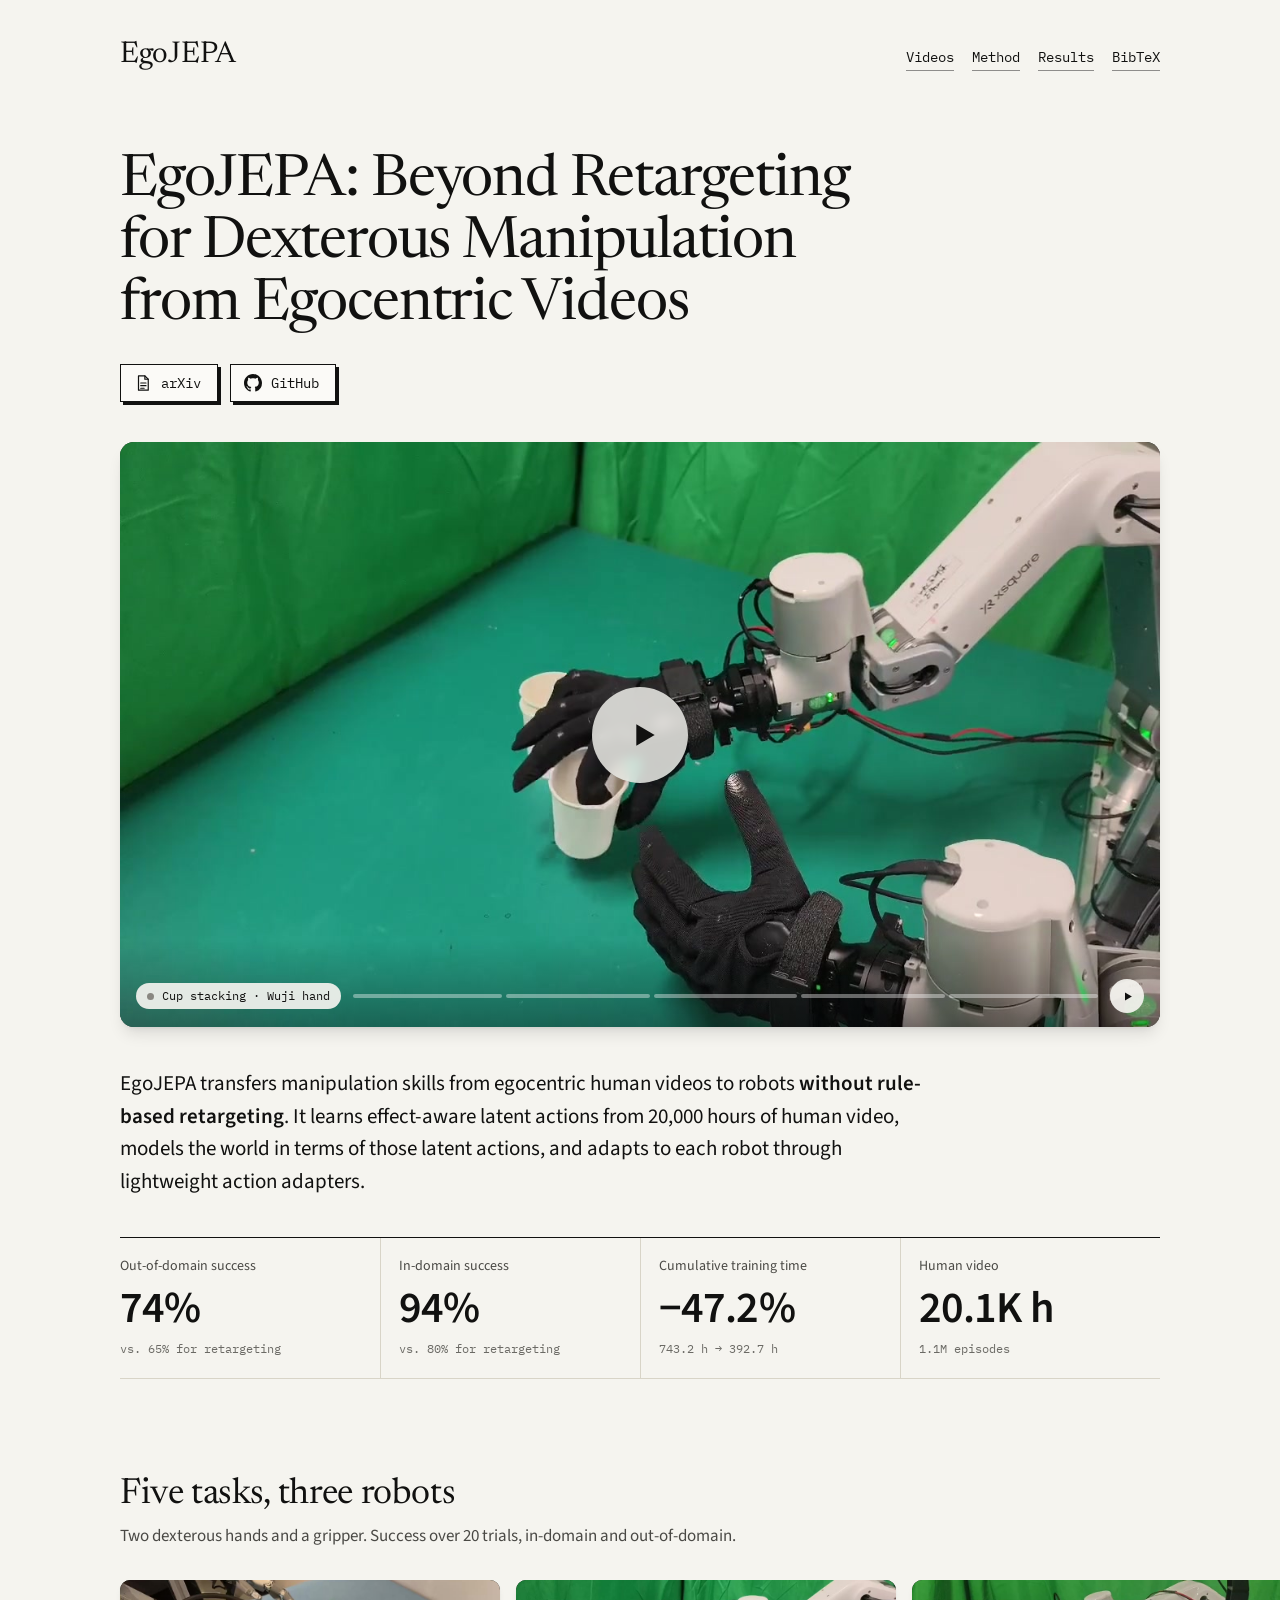
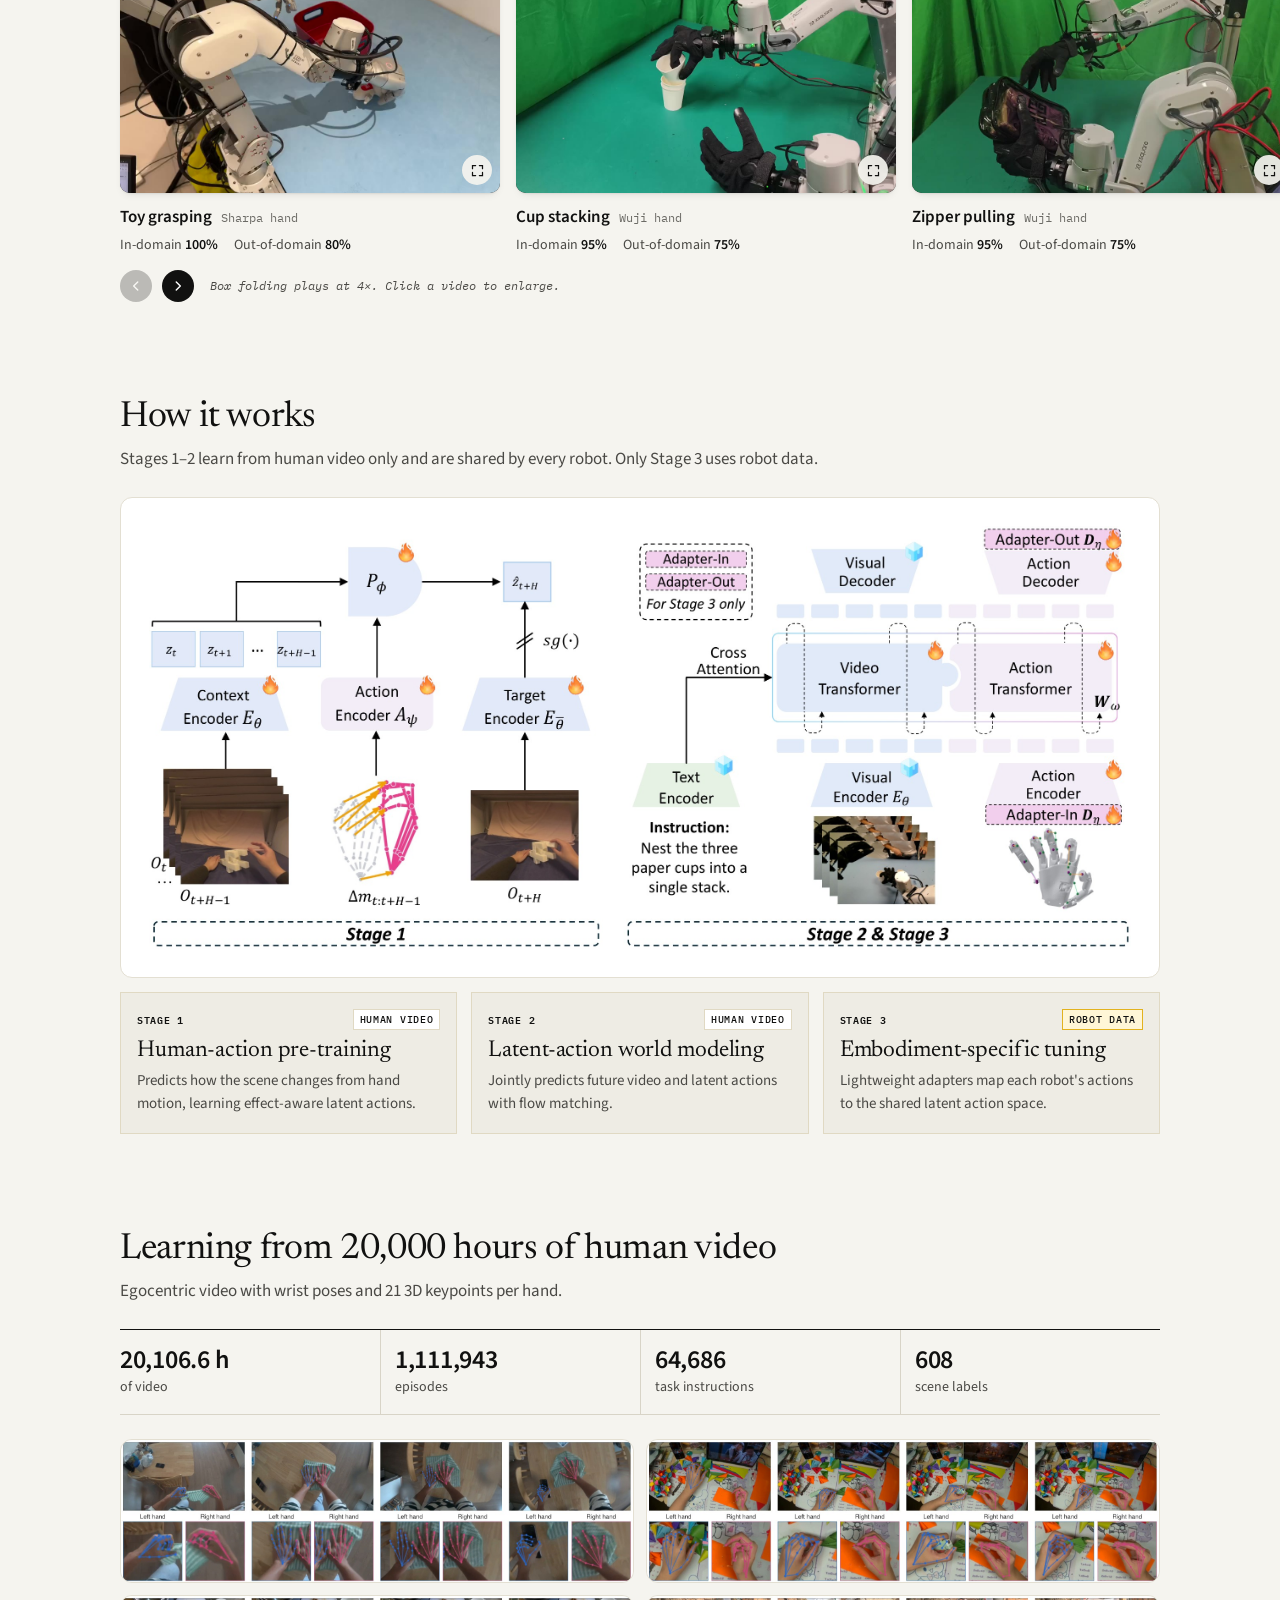
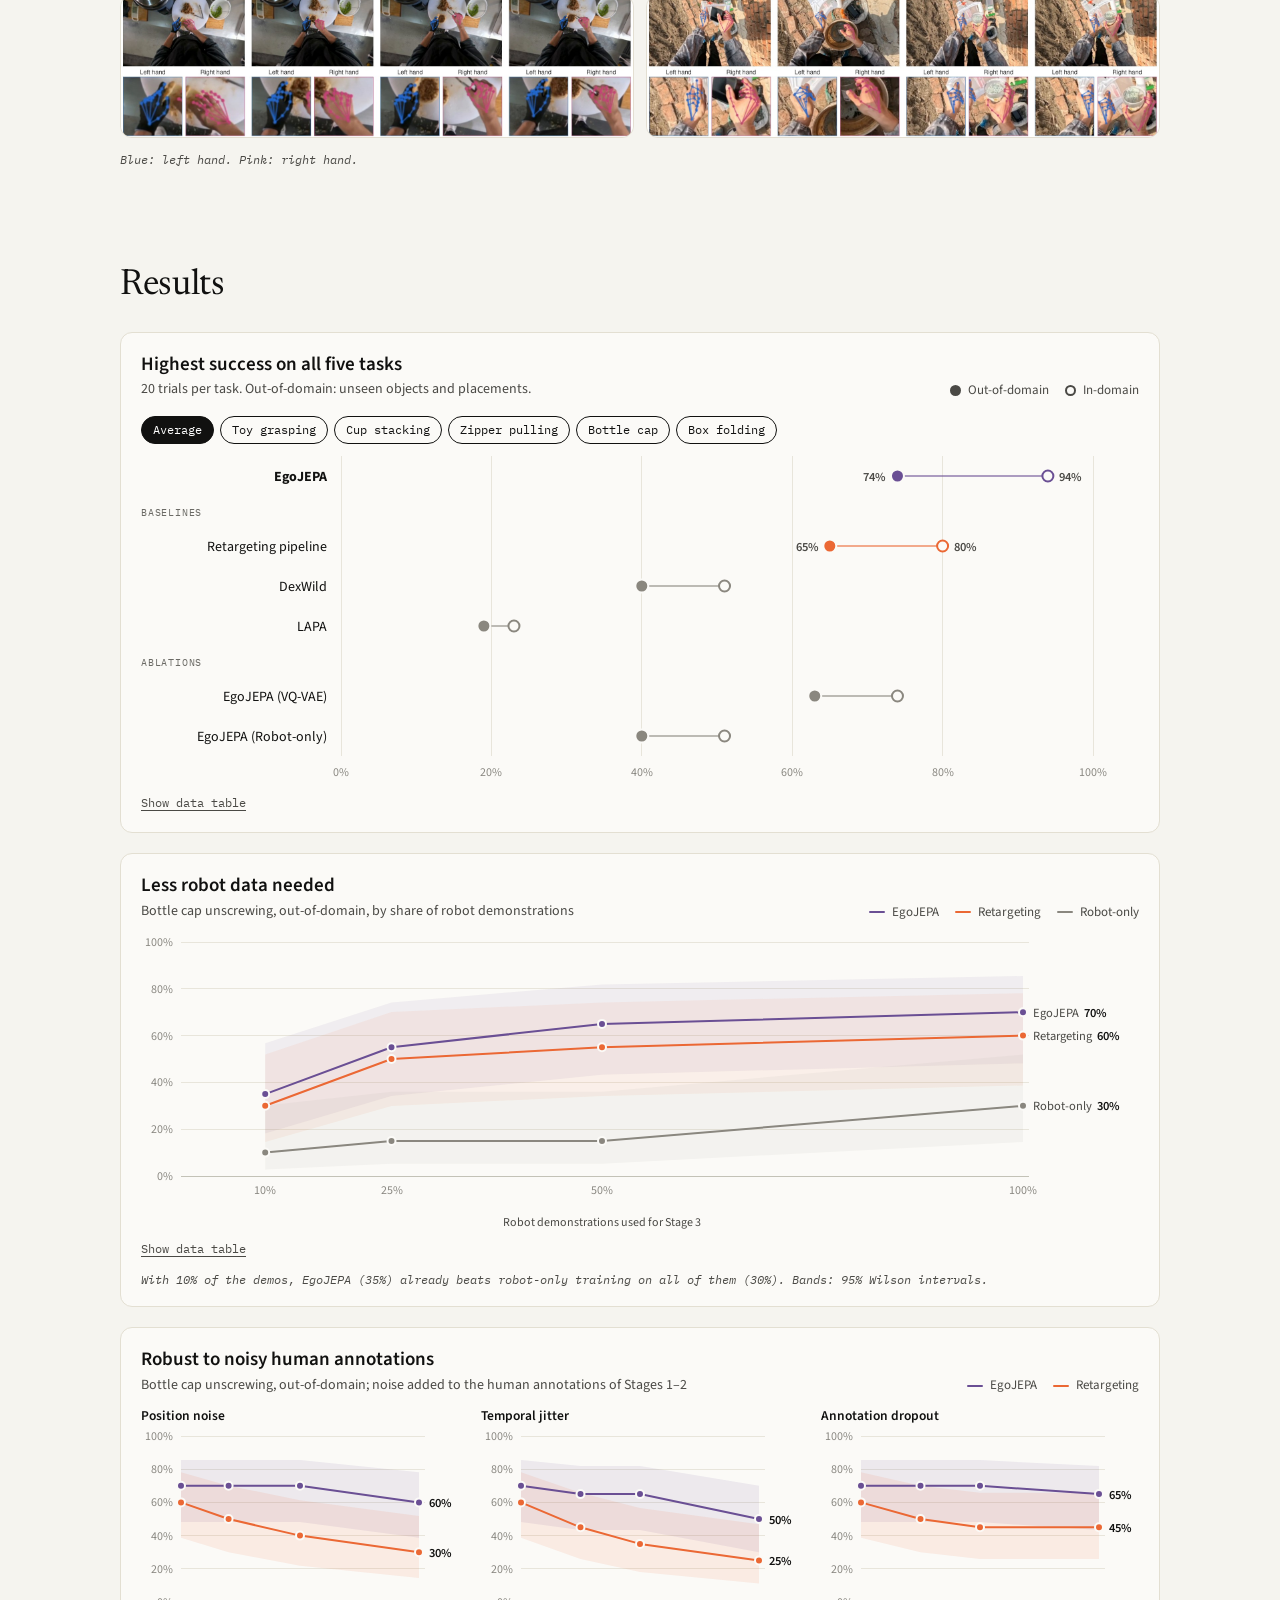
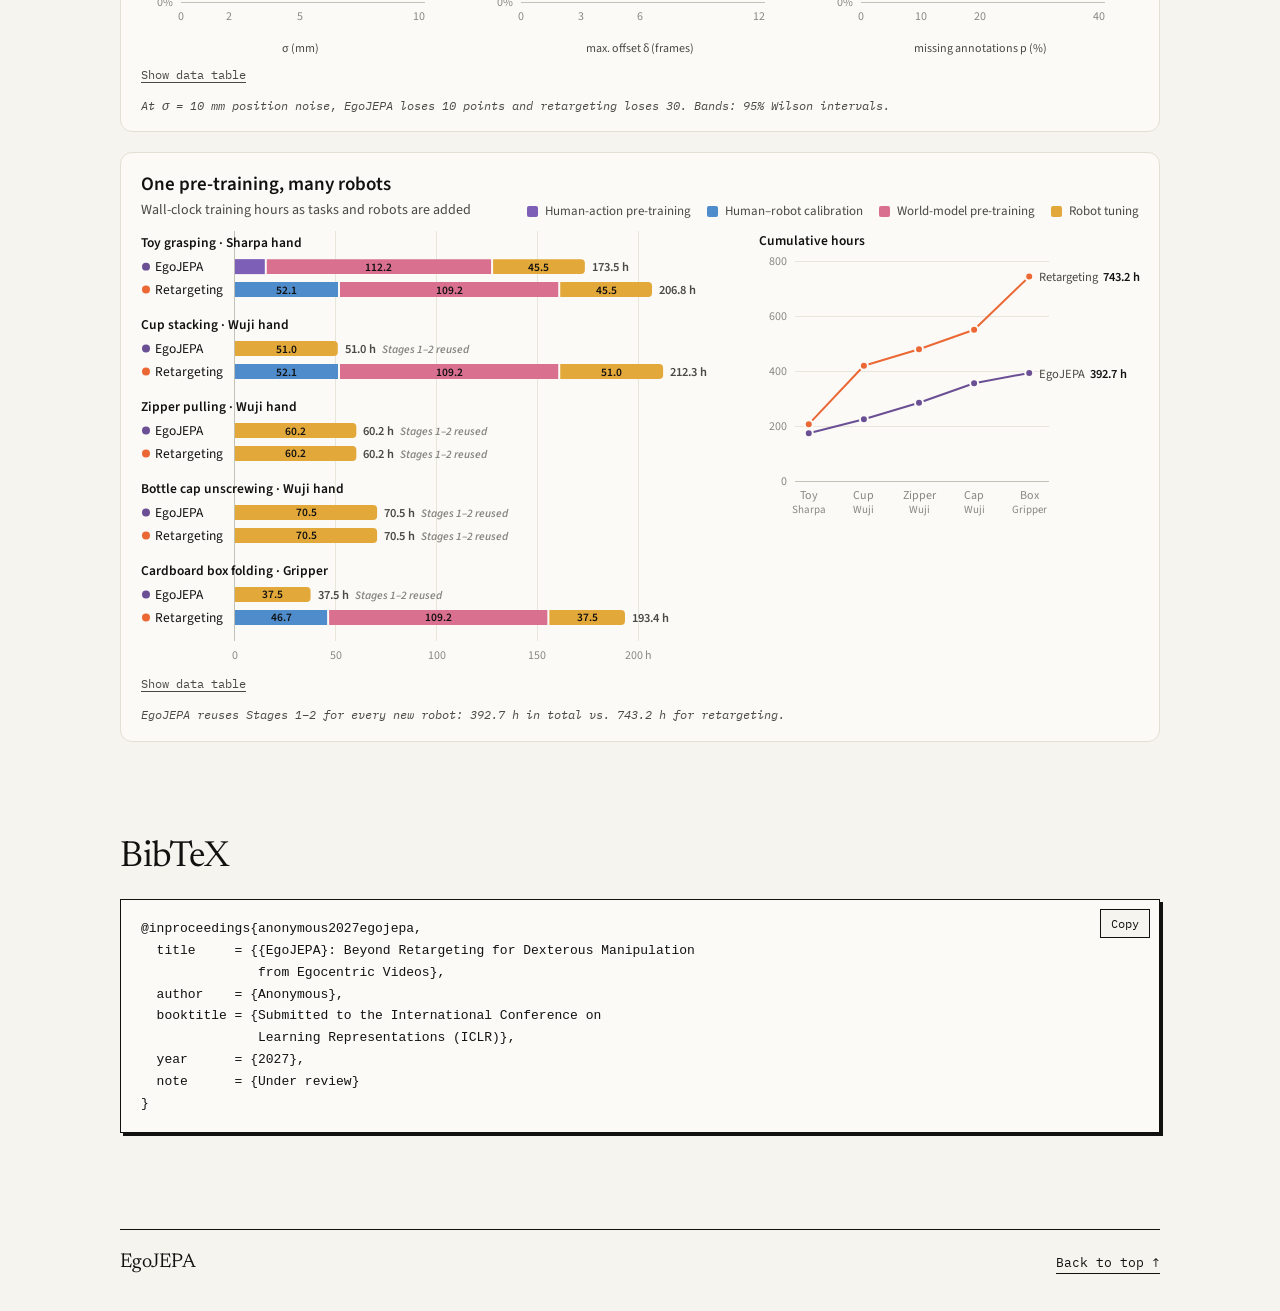
<file: EgoJEPA/index.html>
<!doctype html>
<html lang="en">
<head>
  <meta charset="utf-8">
  <meta name="viewport" content="width=device-width, initial-scale=1">
  <title>EgoJEPA: Beyond Retargeting for Dexterous Manipulation from Egocentric Videos</title>
  <meta name="description" content="EgoJEPA learns effect-aware latent actions from egocentric human videos and adapts them to dexterous hands and a gripper through lightweight action adapters, without rule-based retargeting.">
  <meta name="theme-color" content="#f5f4ef">
  <meta property="og:type" content="website">
  <meta property="og:title" content="EgoJEPA: Beyond Retargeting for Dexterous Manipulation from Egocentric Videos">
  <meta property="og:description" content="74% out-of-domain success vs. 65% for retargeting across five real-world tasks on three robots, with 47.2% less cumulative training time.">
  <!-- Social previews need an absolute URL: replace with https://<user>.github.io/<repo>/assets/img/og-image.jpg after publishing. -->
  <meta property="og:image" content="assets/img/og-image.jpg">
  <meta name="twitter:card" content="summary_large_image">
  <link rel="icon" href="assets/img/favicon.svg" type="image/svg+xml">
  <link rel="preconnect" href="https://fonts.googleapis.com">
  <link rel="preconnect" href="https://fonts.gstatic.com" crossorigin>
  <link rel="stylesheet" href="https://fonts.googleapis.com/css2?family=IBM+Plex+Mono:ital,wght@0,400;0,500;0,600;1,400&family=Newsreader:ital,opsz,wght@0,6..72,400;0,6..72,500;1,6..72,400&family=Source+Sans+3:ital,wght@0,400;0,600;0,700;1,400&display=swap">
  <link rel="stylesheet" href="assets/css/style.css">
  <link rel="preload" as="image" href="assets/posters/hero-reel.jpg">
  <script defer src="assets/js/main.js"></script>
  <script defer src="assets/js/charts.js"></script>
</head>
<body id="top">
<a class="skip-link" href="#main">Skip to content</a>
<div class="page">

  <header class="site-header col">
    <a class="brand" href="#top">EgoJEPA</a>
    <nav class="site-nav" aria-label="Sections">
      <a href="#videos">Videos</a>
      <a href="#method">Method</a>
      <a href="#results">Results</a>
      <a href="#citation">BibTeX</a>
    </nav>
  </header>

  <main id="main">
    <section class="col title-block">
      <h1>EgoJEPA: Beyond Retargeting for Dexterous Manipulation from Egocentric Videos</h1>
      <!-- Paste the real arXiv and GitHub URLs into the two href attributes below. -->
      <div class="links">
        <a class="btn" href="#" data-link="arxiv">
          <svg viewBox="0 0 24 24" aria-hidden="true"><path d="M6 2.5h8.5L19 7v14.5H6z" fill="none" stroke="currentColor" stroke-width="1.6" stroke-linejoin="round"/><path d="M14.5 2.5V7H19M9 12h7M9 15.5h7M9 19h4.5" fill="none" stroke="currentColor" stroke-width="1.6" stroke-linecap="round"/></svg>
          <span>arXiv</span>
        </a>
        <a class="btn" href="#" data-link="github">
          <svg viewBox="0 0 16 16" aria-hidden="true"><path fill="currentColor" d="M8 0C3.58 0 0 3.58 0 8c0 3.54 2.29 6.53 5.47 7.59.4.07.55-.17.55-.38 0-.19-.01-.82-.01-1.49-2.01.37-2.53-.49-2.69-.94-.09-.23-.48-.94-.82-1.13-.28-.15-.68-.52-.01-.53.63-.01 1.08.58 1.23.82.72 1.21 1.87.87 2.33.66.07-.52.28-.87.51-1.07-1.78-.2-3.64-.89-3.64-3.95 0-.87.31-1.59.82-2.15-.08-.2-.36-1.02.08-2.12 0 0 .67-.21 2.2.82.64-.18 1.32-.27 2-.27.68 0 1.36.09 2 .27 1.53-1.04 2.2-.82 2.2-.82.44 1.1.16 1.92.08 2.12.51.56.82 1.27.82 2.15 0 3.07-1.87 3.75-3.65 3.95.29.25.54.73.54 1.48 0 1.07-.01 1.93-.01 2.2 0 .21.15.46.55.38A8.013 8.013 0 0016 8c0-4.42-3.58-8-8-8z"/></svg>
          <span>GitHub</span>
        </a>
      </div>
    </section>

    <figure class="col hero" data-hero aria-label="Qualitative results on the five evaluation tasks">
      <div class="hero-frame">
        <video class="hero-video" data-autoplay muted loop playsinline preload="auto"
               poster="assets/posters/hero-reel.jpg" src="assets/videos/hero-reel.mp4"
               aria-label="Montage of the five evaluation tasks: cup stacking, zipper pulling and bottle cap unscrewing with the Wuji hand, toy grasping with the Sharpa hand, and cardboard box folding with the Xense Tac UMI gripper at 6× speed"></video>
        <button class="hero-play" type="button" aria-label="Play video">
          <svg viewBox="0 0 24 24" aria-hidden="true"><path d="M8 5.5v13l11-6.5z"/></svg>
        </button>
        <div class="hero-ui">
          <span class="hero-chip"><span class="hero-dot" aria-hidden="true"></span><span class="hero-chip-text">Cup stacking · Wuji hand</span></span>
          <div class="hero-segs">
            <button class="hero-seg" type="button" style="flex-grow:6.75" data-start="0" data-end="6.75" data-label="Cup stacking · Wuji hand" aria-label="Jump to cup stacking"><span class="fill"></span></button>
            <button class="hero-seg" type="button" style="flex-grow:6.5" data-start="6.75" data-end="13.25" data-label="Zipper pulling · Wuji hand" aria-label="Jump to zipper pulling"><span class="fill"></span></button>
            <button class="hero-seg" type="button" style="flex-grow:6.5" data-start="13.25" data-end="19.75" data-label="Bottle cap unscrewing · Wuji hand" aria-label="Jump to bottle cap unscrewing"><span class="fill"></span></button>
            <button class="hero-seg" type="button" style="flex-grow:6.5" data-start="19.75" data-end="26.25" data-label="Toy grasping · Sharpa hand" aria-label="Jump to toy grasping"><span class="fill"></span></button>
            <button class="hero-seg" type="button" style="flex-grow:6.75" data-start="26.25" data-end="33" data-label="Cardboard box folding · gripper · 6×" aria-label="Jump to cardboard box folding"><span class="fill"></span></button>
          </div>
          <button class="hero-toggle" type="button" aria-label="Pause video">
            <svg class="i-pause" viewBox="0 0 24 24" aria-hidden="true"><path d="M7 5h3.5v14H7zM13.5 5H17v14h-3.5z"/></svg>
            <svg class="i-play" viewBox="0 0 24 24" aria-hidden="true"><path d="M8 5.5v13l11-6.5z"/></svg>
          </button>
        </div>
      </div>
    </figure>

    <section class="col tldr">
      <p>EgoJEPA transfers manipulation skills from egocentric human videos to robots <strong>without rule-based retargeting</strong>. It learns effect-aware latent actions from 20,000 hours of human video, models the world in terms of those latent actions, and adapts to each robot through lightweight action adapters.</p>
    </section>

    <section class="col kpis" aria-label="Key numbers">
      <div class="kpi">
        <div class="kpi-label">Out-of-domain success</div>
        <div class="kpi-value">74%</div>
        <div class="kpi-note">vs. 65% for retargeting</div>
      </div>
      <div class="kpi">
        <div class="kpi-label">In-domain success</div>
        <div class="kpi-value">94%</div>
        <div class="kpi-note">vs. 80% for retargeting</div>
      </div>
      <div class="kpi">
        <div class="kpi-label">Cumulative training time</div>
        <div class="kpi-value">−47.2%</div>
        <div class="kpi-note">743.2 h → 392.7 h</div>
      </div>
      <div class="kpi">
        <div class="kpi-label">Human video</div>
        <div class="kpi-value">20.1K h</div>
        <div class="kpi-note">1.1M episodes</div>
      </div>
    </section>

    <section class="col sec-head" id="videos">
      <h2 class="section"><a class="anchor" href="#videos" aria-label="Link to this section">#</a>Five tasks, three robots</h2>
      <p class="sec-sub">Two dexterous hands and a gripper. Success over 20 trials, in-domain and out-of-domain.</p>
    </section>

    <section class="rollouts" data-carousel aria-label="Robot videos">
      <div class="track" tabindex="0" aria-label="Robot videos, scroll horizontally">
        <article class="card" data-title="Toy grasping · Sharpa hand">
          <div class="card-media">
            <video data-autoplay muted loop playsinline preload="none" poster="assets/posters/toy-grasping-sharpa.jpg" data-src="assets/videos/toy-grasping-sharpa.mp4" aria-label="The Sharpa hand grasps a plush toy and drops it into a red basket"></video>
            <button class="speed" type="button" data-rates="1,2">1×</button>
            <button class="expand" type="button" aria-label="Open toy grasping video"><svg viewBox="0 0 24 24" aria-hidden="true"><path d="M4 9V4h5M20 9V4h-5M4 15v5h5M20 15v5h-5"/></svg></button>
          </div>
          <h3>Toy grasping <span class="robot">Sharpa hand</span></h3>
          <p class="card-sr"><span>In-domain <b>100%</b></span><span>Out-of-domain <b>80%</b></span></p>
        </article>
        <article class="card" data-title="Cup stacking · Wuji hand">
          <div class="card-media">
            <video data-autoplay muted loop playsinline preload="none" poster="assets/posters/cup-stacking-wuji.jpg" data-src="assets/videos/cup-stacking-wuji.mp4" aria-label="Wuji hands arrange paper cups into a stack"></video>
            <button class="speed" type="button" data-rates="1,2">1×</button>
            <button class="expand" type="button" aria-label="Open cup stacking video"><svg viewBox="0 0 24 24" aria-hidden="true"><path d="M4 9V4h5M20 9V4h-5M4 15v5h5M20 15v5h-5"/></svg></button>
          </div>
          <h3>Cup stacking <span class="robot">Wuji hand</span></h3>
          <p class="card-sr"><span>In-domain <b>95%</b></span><span>Out-of-domain <b>75%</b></span></p>
        </article>
        <article class="card" data-title="Zipper pulling · Wuji hand">
          <div class="card-media">
            <video data-autoplay muted loop playsinline preload="none" poster="assets/posters/zipper-pulling-wuji.jpg" data-src="assets/videos/zipper-pulling-wuji.mp4" aria-label="Wuji hands hold a pouch, pinch the zipper pull and slide it"></video>
            <button class="speed" type="button" data-rates="1,2">1×</button>
            <button class="expand" type="button" aria-label="Open zipper pulling video"><svg viewBox="0 0 24 24" aria-hidden="true"><path d="M4 9V4h5M20 9V4h-5M4 15v5h5M20 15v5h-5"/></svg></button>
          </div>
          <h3>Zipper pulling <span class="robot">Wuji hand</span></h3>
          <p class="card-sr"><span>In-domain <b>95%</b></span><span>Out-of-domain <b>75%</b></span></p>
        </article>
        <article class="card" data-title="Bottle cap unscrewing · Wuji hand">
          <div class="card-media">
            <video data-autoplay muted loop playsinline preload="none" poster="assets/posters/bottle-cap-unscrewing-wuji.jpg" data-src="assets/videos/bottle-cap-unscrewing-wuji.mp4" aria-label="One Wuji hand holds a bottle while the other unscrews and removes the cap"></video>
            <button class="speed" type="button" data-rates="1,2">1×</button>
            <button class="expand" type="button" aria-label="Open bottle cap unscrewing video"><svg viewBox="0 0 24 24" aria-hidden="true"><path d="M4 9V4h5M20 9V4h-5M4 15v5h5M20 15v5h-5"/></svg></button>
          </div>
          <h3>Bottle cap unscrewing <span class="robot">Wuji hand</span></h3>
          <p class="card-sr"><span>In-domain <b>90%</b></span><span>Out-of-domain <b>70%</b></span></p>
        </article>
        <article class="card" data-title="Cardboard box folding · Xense Tac UMI gripper">
          <div class="card-media">
            <video data-autoplay data-rate="4" muted loop playsinline preload="none" poster="assets/posters/box-folding-gripper.jpg" data-src="assets/videos/box-folding-gripper.mp4" aria-label="Two grippers fold a cardboard sheet into a box, place an item inside and close the lid"></video>
            <button class="speed" type="button" data-rates="1,2,4,8">4×</button>
            <button class="expand" type="button" aria-label="Open cardboard box folding video"><svg viewBox="0 0 24 24" aria-hidden="true"><path d="M4 9V4h5M20 9V4h-5M4 15v5h5M20 15v5h-5"/></svg></button>
          </div>
          <h3>Box folding <span class="robot">Xense Tac UMI gripper</span></h3>
          <p class="card-sr"><span>In-domain <b>90%</b></span><span>Out-of-domain <b>70%</b></span></p>
        </article>
        <article class="card" data-title="Toy grasping · Wuji hand">
          <div class="card-media">
            <video data-autoplay muted loop playsinline preload="none" poster="assets/posters/toy-grasping-wuji.jpg" data-src="assets/videos/toy-grasping-wuji.mp4" aria-label="Wuji hands pick up a plush toy and place it in a red basket"></video>
            <button class="speed" type="button" data-rates="1,2">1×</button>
            <button class="expand" type="button" aria-label="Open Wuji toy grasping video"><svg viewBox="0 0 24 24" aria-hidden="true"><path d="M4 9V4h5M20 9V4h-5M4 15v5h5M20 15v5h-5"/></svg></button>
          </div>
          <h3>Toy grasping <span class="robot">Wuji hand</span></h3>
          <p class="card-sr"><span class="muted">Additional video</span></p>
        </article>
      </div>
      <div class="rollouts-foot">
        <div class="car-nav">
          <button class="car-btn" type="button" data-prev aria-label="Previous videos"><svg viewBox="0 0 24 24" aria-hidden="true"><path d="M15 5l-7 7 7 7"/></svg></button>
          <button class="car-btn" type="button" data-next aria-label="Next videos"><svg viewBox="0 0 24 24" aria-hidden="true"><path d="M9 5l7 7-7 7"/></svg></button>
        </div>
        <p class="caption">Box folding plays at 4×. Click a video to enlarge.</p>
      </div>
    </section>

    <section class="col sec-head" id="method">
      <h2 class="section"><a class="anchor" href="#method" aria-label="Link to this section">#</a>How it works</h2>
      <p class="sec-sub">Stages 1–2 learn from human video only and are shared by every robot. Only Stage 3 uses robot data.</p>
    </section>

    <figure class="col paper-fig" id="fig-method">
      <button class="zoomable" type="button" data-zoom="assets/img/method-overview.jpg" data-caption="Overview of the EgoJEPA framework (Figure 2 of the paper)" aria-label="Enlarge the method overview figure">
        <img src="assets/img/method-overview.jpg" width="2320" height="999" loading="lazy"
             alt="EgoJEPA overview. Left, Stage 1: context frames go through the context encoder E_θ, the hand-motion differences Δm through the action encoder A_ψ, and the predictor P_ϕ predicts ẑ_(t+H), matched to the target encoder's embedding of frame o_(t+H) under a stop-gradient. Right, Stages 2 and 3: a text encoder passes the instruction 'Nest the three paper cups into a single stack' by cross-attention into the world-action model W_ω, made of a video Transformer and an action Transformer; Adapter-In and Adapter-Out D_η are added for Stage 3 only.">
      </button>
    </figure>

    <section class="col stage-cards" aria-label="The three stages">
      <article class="stage-card">
        <div class="stage-top"><span class="stage-num">Stage 1</span><span class="stage-tag">Human video</span></div>
        <h3>Human-action pre-training</h3>
        <p>Predicts how the scene changes from hand motion, learning effect-aware latent actions.</p>
      </article>
      <article class="stage-card">
        <div class="stage-top"><span class="stage-num">Stage 2</span><span class="stage-tag">Human video</span></div>
        <h3>Latent-action world modeling</h3>
        <p>Jointly predicts future video and latent actions with flow matching.</p>
      </article>
      <article class="stage-card">
        <div class="stage-top"><span class="stage-num">Stage 3</span><span class="stage-tag tag-hl">Robot data</span></div>
        <h3>Embodiment-specific tuning</h3>
        <p>Lightweight adapters map each robot's actions to the shared latent action space.</p>
      </article>
    </section>

    <section class="col sec-head" id="data">
      <h2 class="section"><a class="anchor" href="#data" aria-label="Link to this section">#</a>Learning from 20,000 hours of human video</h2>
      <p class="sec-sub">Egocentric video with wrist poses and 21 3D keypoints per hand.</p>
    </section>

    <section class="col data-block" aria-label="Human pre-training data">
      <div class="stat-strip">
        <div class="stat"><div class="stat-value">20,106.6 h</div><div class="stat-label">of video</div></div>
        <div class="stat"><div class="stat-value">1,111,943</div><div class="stat-label">episodes</div></div>
        <div class="stat"><div class="stat-value">64,686</div><div class="stat-label">task instructions</div></div>
        <div class="stat"><div class="stat-value">608</div><div class="stat-label">scene labels</div></div>
      </div>
      <div class="grid4">
        <button class="zoomable" type="button" data-zoom="assets/img/human-data-a.jpg" data-caption="Egocentric human video with hand annotations (Figure A3a)" aria-label="Enlarge example a"><img src="assets/img/human-data-a.jpg" width="1532" height="424" loading="lazy" alt="Four frames of a person folding a striped towel on a wooden table, with left-hand keypoints in blue and right-hand keypoints in pink, and enlarged crops of each hand"></button>
        <button class="zoomable" type="button" data-zoom="assets/img/human-data-b.jpg" data-caption="Egocentric human video with hand annotations (Figure A3b)" aria-label="Enlarge example b"><img src="assets/img/human-data-b.jpg" width="1532" height="424" loading="lazy" alt="Four frames of hands working with colored paper at a desk, with left-hand keypoints in blue and right-hand keypoints in pink, and enlarged crops of each hand"></button>
        <button class="zoomable" type="button" data-zoom="assets/img/human-data-c.jpg" data-caption="Egocentric human video with hand annotations (Figure A3c)" aria-label="Enlarge example c"><img src="assets/img/human-data-c.jpg" width="1532" height="424" loading="lazy" alt="Four frames of hands preparing food on a kitchen counter with tongs, with left-hand keypoints in blue and right-hand keypoints in pink, and enlarged crops of each hand"></button>
        <button class="zoomable" type="button" data-zoom="assets/img/human-data-d.jpg" data-caption="Egocentric human video with hand annotations (Figure A3d)" aria-label="Enlarge example d"><img src="assets/img/human-data-d.jpg" width="1532" height="424" loading="lazy" alt="Four frames of hands handling containers outdoors on a brick surface, with left-hand keypoints in blue and right-hand keypoints in pink, and enlarged crops of each hand"></button>
      </div>
      <p class="caption">Blue: left hand. Pink: right hand.</p>
    </section>

    <section class="col sec-head" id="results">
      <h2 class="section"><a class="anchor" href="#results" aria-label="Link to this section">#</a>Results</h2>
    </section>

    <figure class="col viz" id="viz-results" aria-labelledby="viz-results-title">
      <div class="viz-head">
        <div>
          <p class="viz-title" id="viz-results-title">Highest success on all five tasks</p>
          <p class="viz-sub">20 trials per task. Out-of-domain: unseen objects and placements.</p>
        </div>
        <div class="legend" aria-hidden="true">
          <span class="lg"><span class="lg-dot filled"></span>Out-of-domain</span>
          <span class="lg"><span class="lg-dot ring"></span>In-domain</span>
        </div>
      </div>
      <div class="viz-controls" role="group" aria-label="Choose a task">
        <button type="button" class="seg-btn" data-task="5" aria-pressed="true">Average</button>
        <button type="button" class="seg-btn" data-task="0" aria-pressed="false">Toy grasping</button>
        <button type="button" class="seg-btn" data-task="1" aria-pressed="false">Cup stacking</button>
        <button type="button" class="seg-btn" data-task="2" aria-pressed="false">Zipper pulling</button>
        <button type="button" class="seg-btn" data-task="3" aria-pressed="false">Bottle cap</button>
        <button type="button" class="seg-btn" data-task="4" aria-pressed="false">Box folding</button>
      </div>
      <div class="viz-plot" data-chart="results" role="img" aria-label="Dumbbell chart of in-domain and out-of-domain success per method. On average EgoJEPA reaches 94% in-domain and 74% out-of-domain, the retargeting pipeline 80% and 65%, DexWild 51% and 40%, LAPA 23% and 19%, EgoJEPA with VQ-VAE 74% and 63%, and EgoJEPA robot-only 51% and 40%."></div>
      <div class="viz-foot">
        <button type="button" class="table-toggle" aria-expanded="false" aria-controls="tbl-results">Show data table</button>
      </div>
      <div class="viz-table" id="tbl-results" hidden>
        <div class="table-scroll">
          <table class="table compact">
            <caption class="sr-only">Success rate (%) in-domain / out-of-domain, 20 trials each</caption>
            <thead><tr><th scope="col">Method</th><th scope="col" class="num">Toy</th><th scope="col" class="num">Cup</th><th scope="col" class="num">Zipper</th><th scope="col" class="num">Bottle cap</th><th scope="col" class="num">Box</th><th scope="col" class="num">Average</th></tr></thead>
            <tbody>
              <tr><th scope="row">LAPA</th><td class="num">30 / 30</td><td class="num">25 / 20</td><td class="num">25 / 15</td><td class="num">25 / 20</td><td class="num">10 / 10</td><td class="num">23 / 19</td></tr>
              <tr><th scope="row">DexWild</th><td class="num">65 / 50</td><td class="num">60 / 50</td><td class="num">45 / 35</td><td class="num">45 / 35</td><td class="num">40 / 30</td><td class="num">51 / 40</td></tr>
              <tr><th scope="row">Retargeting pipeline</th><td class="num">85 / 70</td><td class="num">85 / 70</td><td class="num">80 / 65</td><td class="num">75 / 60</td><td class="num">75 / 60</td><td class="num">80 / 65</td></tr>
              <tr><th scope="row">EgoJEPA (Robot-only)</th><td class="num">60 / 50</td><td class="num">55 / 45</td><td class="num">50 / 40</td><td class="num">45 / 30</td><td class="num">45 / 35</td><td class="num">51 / 40</td></tr>
              <tr><th scope="row">EgoJEPA (VQ-VAE)</th><td class="num">75 / 65</td><td class="num">80 / 70</td><td class="num">80 / 70</td><td class="num">70 / 55</td><td class="num">65 / 55</td><td class="num">74 / 63</td></tr>
              <tr class="row-hl"><th scope="row">EgoJEPA</th><td class="num"><b>100 / 80</b></td><td class="num"><b>95 / 75</b></td><td class="num"><b>95 / 75</b></td><td class="num"><b>90 / 70</b></td><td class="num"><b>90 / 70</b></td><td class="num"><b>94 / 74</b></td></tr>
            </tbody>
          </table>
        </div>
        <p class="table-note">In-domain / out-of-domain success (%), Figure 3 of the paper. Hover a row in the chart to see what each method is.</p>
      </div>
    </figure>

    <figure class="col viz" id="viz-efficiency" aria-labelledby="viz-eff-title">
      <div class="viz-head">
        <div>
          <p class="viz-title" id="viz-eff-title">Less robot data needed</p>
          <p class="viz-sub">Bottle cap unscrewing, out-of-domain, by share of robot demonstrations</p>
        </div>
        <div class="legend" aria-hidden="true">
          <span class="lg"><span class="lg-line" style="--c:#6a4f94"></span>EgoJEPA</span>
          <span class="lg"><span class="lg-line" style="--c:#eb6834"></span>Retargeting</span>
          <span class="lg"><span class="lg-line" style="--c:#8a877f"></span>Robot-only</span>
        </div>
      </div>
      <div class="viz-plot" data-chart="data-efficiency" tabindex="0" role="img" aria-label="Line chart. With 10, 25, 50 and 100 percent of the robot demonstrations, EgoJEPA reaches 35, 55, 65 and 70 percent success, the retargeting pipeline 30, 50, 55 and 60 percent, and robot-only training 10, 15, 15 and 30 percent."></div>
      <div class="viz-foot">
        <button type="button" class="table-toggle" aria-expanded="false" aria-controls="tbl-eff">Show data table</button>
      </div>
      <div class="viz-table" id="tbl-eff" hidden>
        <div class="table-scroll">
          <table class="table compact">
            <caption class="sr-only">Success rate (%) by fraction of robot demonstrations</caption>
            <thead><tr><th scope="col">Robot data</th><th scope="col" class="num">10%</th><th scope="col" class="num">25%</th><th scope="col" class="num">50%</th><th scope="col" class="num">100%</th></tr></thead>
            <tbody>
              <tr class="row-hl"><th scope="row">EgoJEPA</th><td class="num">35</td><td class="num">55</td><td class="num">65</td><td class="num">70</td></tr>
              <tr><th scope="row">Retargeting pipeline</th><td class="num">30</td><td class="num">50</td><td class="num">55</td><td class="num">60</td></tr>
              <tr><th scope="row">EgoJEPA (Robot-only)</th><td class="num">10</td><td class="num">15</td><td class="num">15</td><td class="num">30</td></tr>
            </tbody>
          </table>
        </div>
        <p class="table-note">Read from Figure 5 (right) of the paper.</p>
      </div>
      <figcaption class="caption">With 10% of the demos, EgoJEPA (35%) already beats robot-only training on all of them (30%). Bands: 95% Wilson intervals.</figcaption>
    </figure>

    <figure class="col viz" id="viz-robust" aria-labelledby="viz-robust-title">
      <div class="viz-head">
        <div>
          <p class="viz-title" id="viz-robust-title">Robust to noisy human annotations</p>
          <p class="viz-sub">Bottle cap unscrewing, out-of-domain; noise added to the human annotations of Stages 1–2</p>
        </div>
        <div class="legend" aria-hidden="true">
          <span class="lg"><span class="lg-line" style="--c:#6a4f94"></span>EgoJEPA</span>
          <span class="lg"><span class="lg-line" style="--c:#eb6834"></span>Retargeting</span>
        </div>
      </div>
      <div class="multiples">
        <div class="viz-plot" data-chart="robust-noise" tabindex="0" role="img" aria-label="Position noise: at sigma 0, 2, 5 and 10 millimetres, EgoJEPA succeeds 70, 70, 70 and 60 percent of the time, retargeting 60, 50, 40 and 30 percent."></div>
        <div class="viz-plot" data-chart="robust-offset" tabindex="0" role="img" aria-label="Temporal jitter: at maximum offsets of 0, 3, 6 and 12 frames, EgoJEPA succeeds 70, 65, 65 and 50 percent of the time, retargeting 60, 45, 35 and 25 percent."></div>
        <div class="viz-plot" data-chart="robust-missing" tabindex="0" role="img" aria-label="Annotation dropout: with 0, 10, 20 and 40 percent of frames missing, EgoJEPA succeeds 70, 70, 70 and 65 percent of the time, retargeting 60, 50, 45 and 45 percent."></div>
      </div>
      <div class="viz-foot">
        <button type="button" class="table-toggle" aria-expanded="false" aria-controls="tbl-robust">Show data table</button>
      </div>
      <div class="viz-table" id="tbl-robust" hidden>
        <div class="table-scroll">
          <table class="table compact">
            <caption class="sr-only">Success rate (%) under annotation perturbations, EgoJEPA / retargeting</caption>
            <thead><tr><th scope="col">Perturbation</th><th scope="col" class="num">Level 0</th><th scope="col" class="num">Level 1</th><th scope="col" class="num">Level 2</th><th scope="col" class="num">Level 3</th></tr></thead>
            <tbody>
              <tr><th scope="row">Position noise σ (mm)</th><td class="num">0: 70 / 60</td><td class="num">2: 70 / 50</td><td class="num">5: 70 / 40</td><td class="num">10: 60 / 30</td></tr>
              <tr><th scope="row">Max. temporal offset δ (frames)</th><td class="num">0: 70 / 60</td><td class="num">3: 65 / 45</td><td class="num">6: 65 / 35</td><td class="num">12: 50 / 25</td></tr>
              <tr><th scope="row">Missing annotations p (%)</th><td class="num">0: 70 / 60</td><td class="num">10: 70 / 50</td><td class="num">20: 70 / 45</td><td class="num">40: 65 / 45</td></tr>
            </tbody>
          </table>
        </div>
        <p class="table-note">Perturbation level: EgoJEPA / retargeting success (%), read from Figure 6 of the paper.</p>
      </div>
      <figcaption class="caption">At σ = 10 mm position noise, EgoJEPA loses 10 points and retargeting loses 30. Bands: 95% Wilson intervals.</figcaption>
    </figure>

    <figure class="col viz" id="viz-cost" aria-labelledby="viz-cost-title">
      <div class="viz-head">
        <div>
          <p class="viz-title" id="viz-cost-title">One pre-training, many robots</p>
          <p class="viz-sub">Wall-clock training hours as tasks and robots are added</p>
        </div>
        <div class="legend legend-stages" aria-hidden="true">
          <span class="lg"><span class="lg-sq" style="background:#7e5fb8"></span>Human-action pre-training</span>
          <span class="lg"><span class="lg-sq" style="background:#4f8ccc"></span>Human–robot calibration</span>
          <span class="lg"><span class="lg-sq" style="background:#d9708f"></span>World-model pre-training</span>
          <span class="lg"><span class="lg-sq" style="background:#e3a83a"></span>Robot tuning</span>
        </div>
      </div>
      <div class="cost-grid">
        <div class="viz-plot" data-chart="cost-bars" role="img" aria-label="Stacked bars of training hours per task. Toy grasping on the Sharpa hand: EgoJEPA 173.5 hours (15.8 human-action pre-training, 112.2 world modeling, 45.5 tuning), retargeting 206.8 hours (52.1 calibration, 109.2 pre-training, 45.5 tuning). Cup stacking on the Wuji hand: EgoJEPA 51.0 hours of tuning, retargeting 212.3 hours. Zipper pulling: both 60.2 hours. Bottle cap unscrewing: both 70.5 hours. Cardboard box folding on the gripper: EgoJEPA 37.5 hours, retargeting 193.4 hours."></div>
        <div class="viz-plot" data-chart="cost-cumulative" tabindex="0" role="img" aria-label="Cumulative training hours after each task: EgoJEPA 173.5, 224.5, 284.7, 355.2 and 392.7 hours; retargeting 206.8, 419.1, 479.3, 549.8 and 743.2 hours."></div>
      </div>
      <div class="viz-foot">
        <button type="button" class="table-toggle" aria-expanded="false" aria-controls="tbl-cost">Show data table</button>
      </div>
      <div class="viz-table" id="tbl-cost" hidden>
        <div class="table-scroll">
          <table class="table compact">
            <caption class="sr-only">Wall-clock training hours by stage</caption>
            <thead><tr><th scope="col">Task (robot)</th><th scope="col">Method</th><th scope="col" class="num">Stage 1</th><th scope="col" class="num">Stage 2</th><th scope="col" class="num">Stage 3</th><th scope="col" class="num">Total</th><th scope="col" class="num">Cumulative</th></tr></thead>
            <tbody>
              <tr><th scope="row" rowspan="2">Toy grasping (Sharpa)</th><td>EgoJEPA</td><td class="num">15.8</td><td class="num">112.2</td><td class="num">45.5</td><td class="num">173.5</td><td class="num">173.5</td></tr>
              <tr><td>Retargeting</td><td class="num">52.1</td><td class="num">109.2</td><td class="num">45.5</td><td class="num">206.8</td><td class="num">206.8</td></tr>
              <tr><th scope="row" rowspan="2">Cup stacking (Wuji)</th><td>EgoJEPA</td><td class="num">reused</td><td class="num">reused</td><td class="num">51.0</td><td class="num">51.0</td><td class="num">224.5</td></tr>
              <tr><td>Retargeting</td><td class="num">52.1</td><td class="num">109.2</td><td class="num">51.0</td><td class="num">212.3</td><td class="num">419.1</td></tr>
              <tr><th scope="row" rowspan="2">Zipper pulling (Wuji)</th><td>EgoJEPA</td><td class="num">reused</td><td class="num">reused</td><td class="num">60.2</td><td class="num">60.2</td><td class="num">284.7</td></tr>
              <tr><td>Retargeting</td><td class="num">reused</td><td class="num">reused</td><td class="num">60.2</td><td class="num">60.2</td><td class="num">479.3</td></tr>
              <tr><th scope="row" rowspan="2">Bottle cap unscrewing (Wuji)</th><td>EgoJEPA</td><td class="num">reused</td><td class="num">reused</td><td class="num">70.5</td><td class="num">70.5</td><td class="num">355.2</td></tr>
              <tr><td>Retargeting</td><td class="num">reused</td><td class="num">reused</td><td class="num">70.5</td><td class="num">70.5</td><td class="num">549.8</td></tr>
              <tr><th scope="row" rowspan="2">Cardboard box folding (Gripper)</th><td>EgoJEPA</td><td class="num">reused</td><td class="num">reused</td><td class="num">37.5</td><td class="num">37.5</td><td class="num">392.7</td></tr>
              <tr><td>Retargeting</td><td class="num">46.7</td><td class="num">109.2</td><td class="num">37.5</td><td class="num">193.4</td><td class="num">743.2</td></tr>
            </tbody>
          </table>
        </div>
        <p class="table-note">From Figures 1 and 7 of the paper. Retargeting's calibration runs on CPUs, so times are wall-clock hours.</p>
      </div>
      <figcaption class="caption">EgoJEPA reuses Stages 1–2 for every new robot: 392.7 h in total vs. 743.2 h for retargeting.</figcaption>
    </figure>

    <section class="col" id="citation">
      <h2 class="section"><a class="anchor" href="#citation" aria-label="Link to this section">#</a>BibTeX</h2>
      <div class="bibtex">
        <button type="button" class="copy-btn" data-copy="#bibtex-code">Copy</button>
<pre><code id="bibtex-code">@inproceedings{anonymous2027egojepa,
  title     = {{EgoJEPA}: Beyond Retargeting for Dexterous Manipulation
               from Egocentric Videos},
  author    = {Anonymous},
  booktitle = {Submitted to the International Conference on
               Learning Representations (ICLR)},
  year      = {2027},
  note      = {Under review}
}</code></pre>
      </div>
    </section>
  </main>

  <footer class="site-footer col">
    <span class="brand small">EgoJEPA</span>
    <a class="foot-top" href="#top">Back to top ↑</a>
  </footer>
</div>

<dialog class="lightbox" id="lightbox" aria-label="Media viewer">
  <div class="lb-inner">
    <div class="lb-head">
      <p class="lb-caption"></p>
      <button type="button" class="lb-close" aria-label="Close">
        <svg viewBox="0 0 24 24" aria-hidden="true"><path d="M6 6l12 12M18 6L6 18"/></svg>
      </button>
    </div>
    <video controls playsinline muted loop></video>
    <img class="lb-img" alt="" hidden>
  </div>
</dialog>
</body>
</html>
</file>
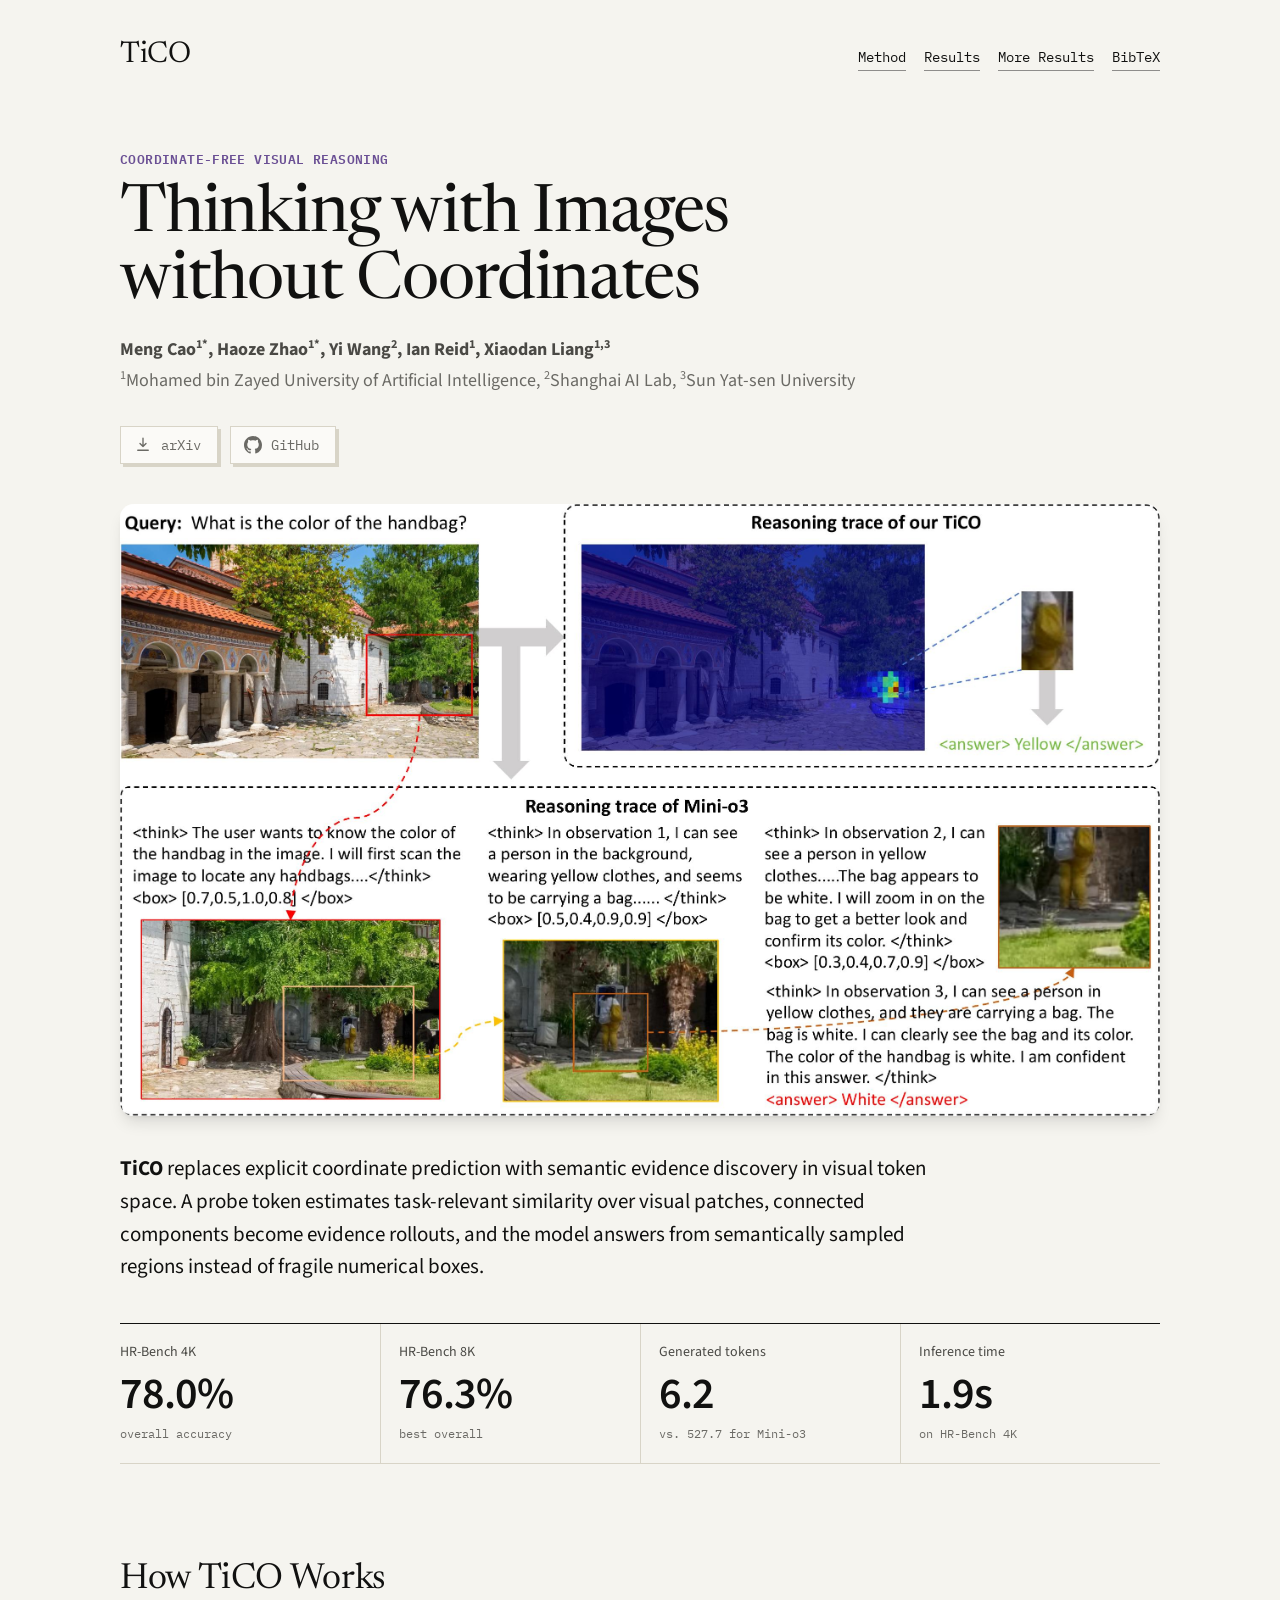
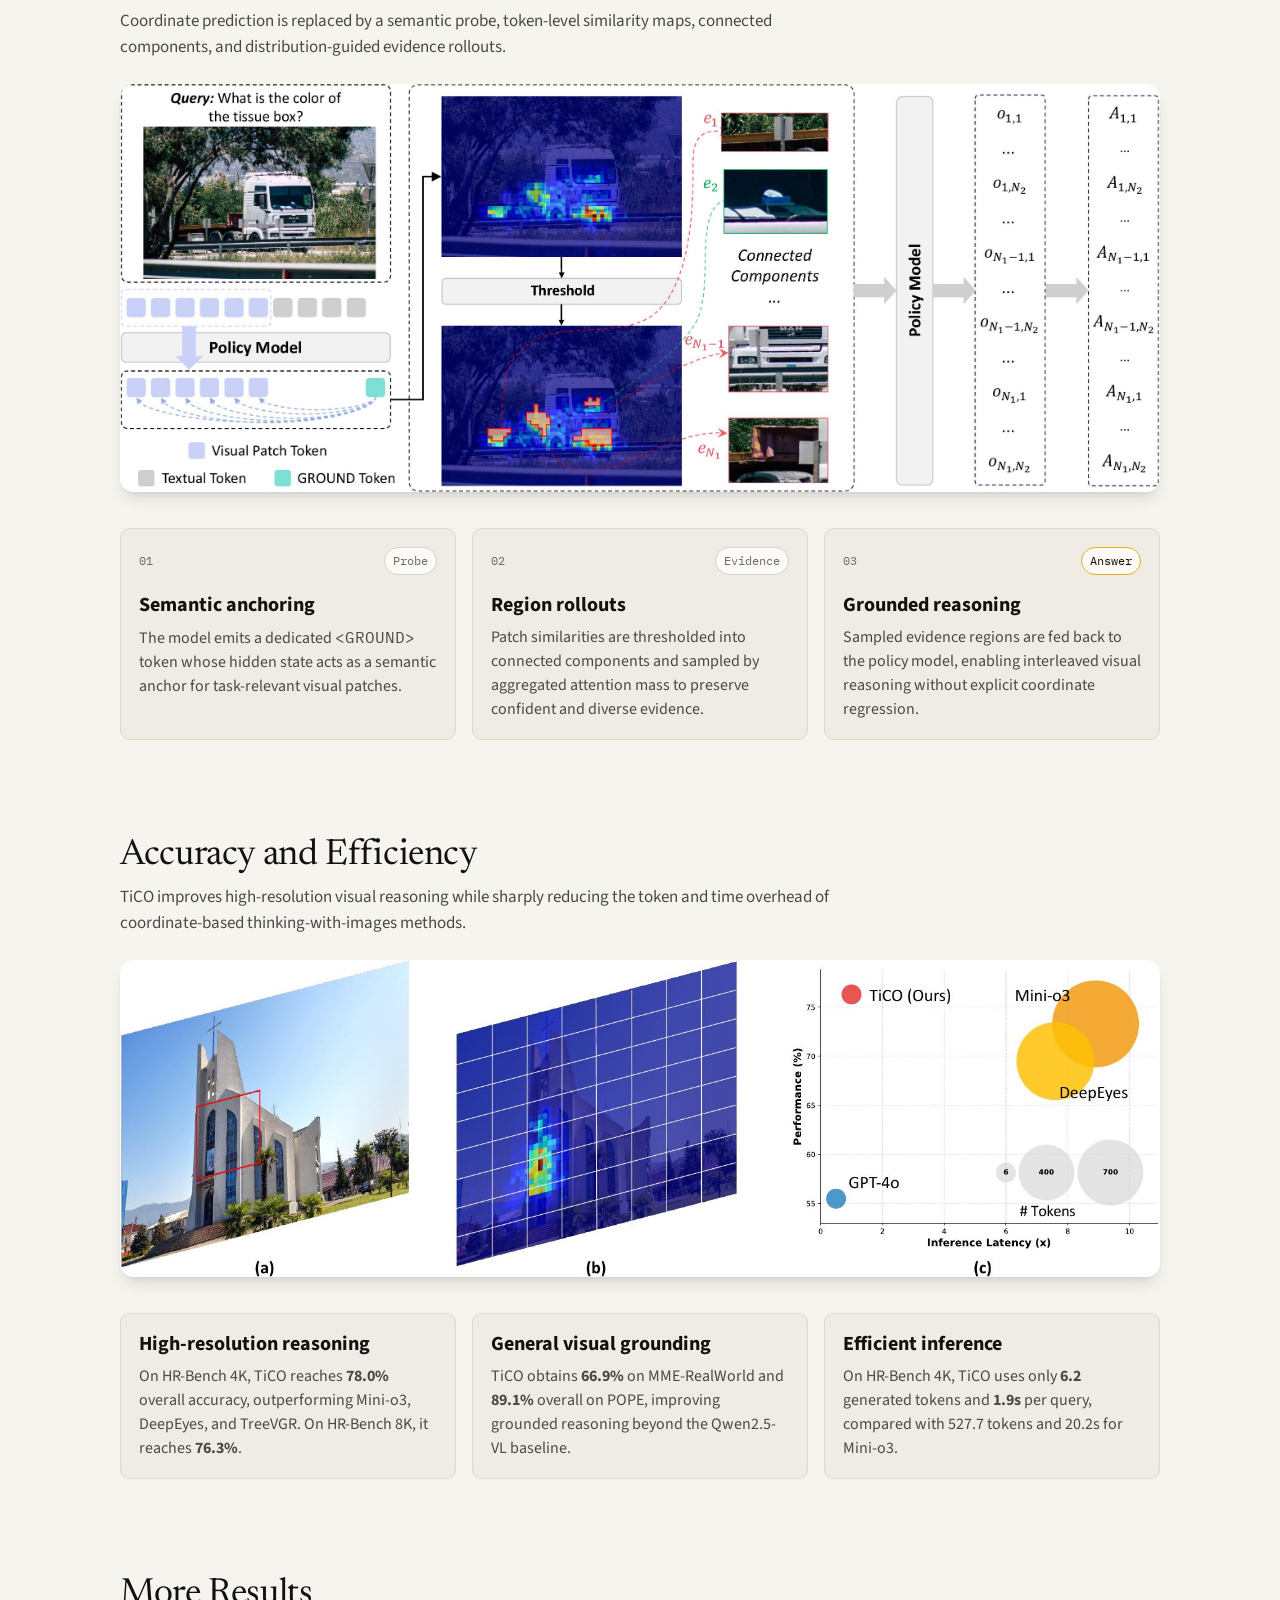
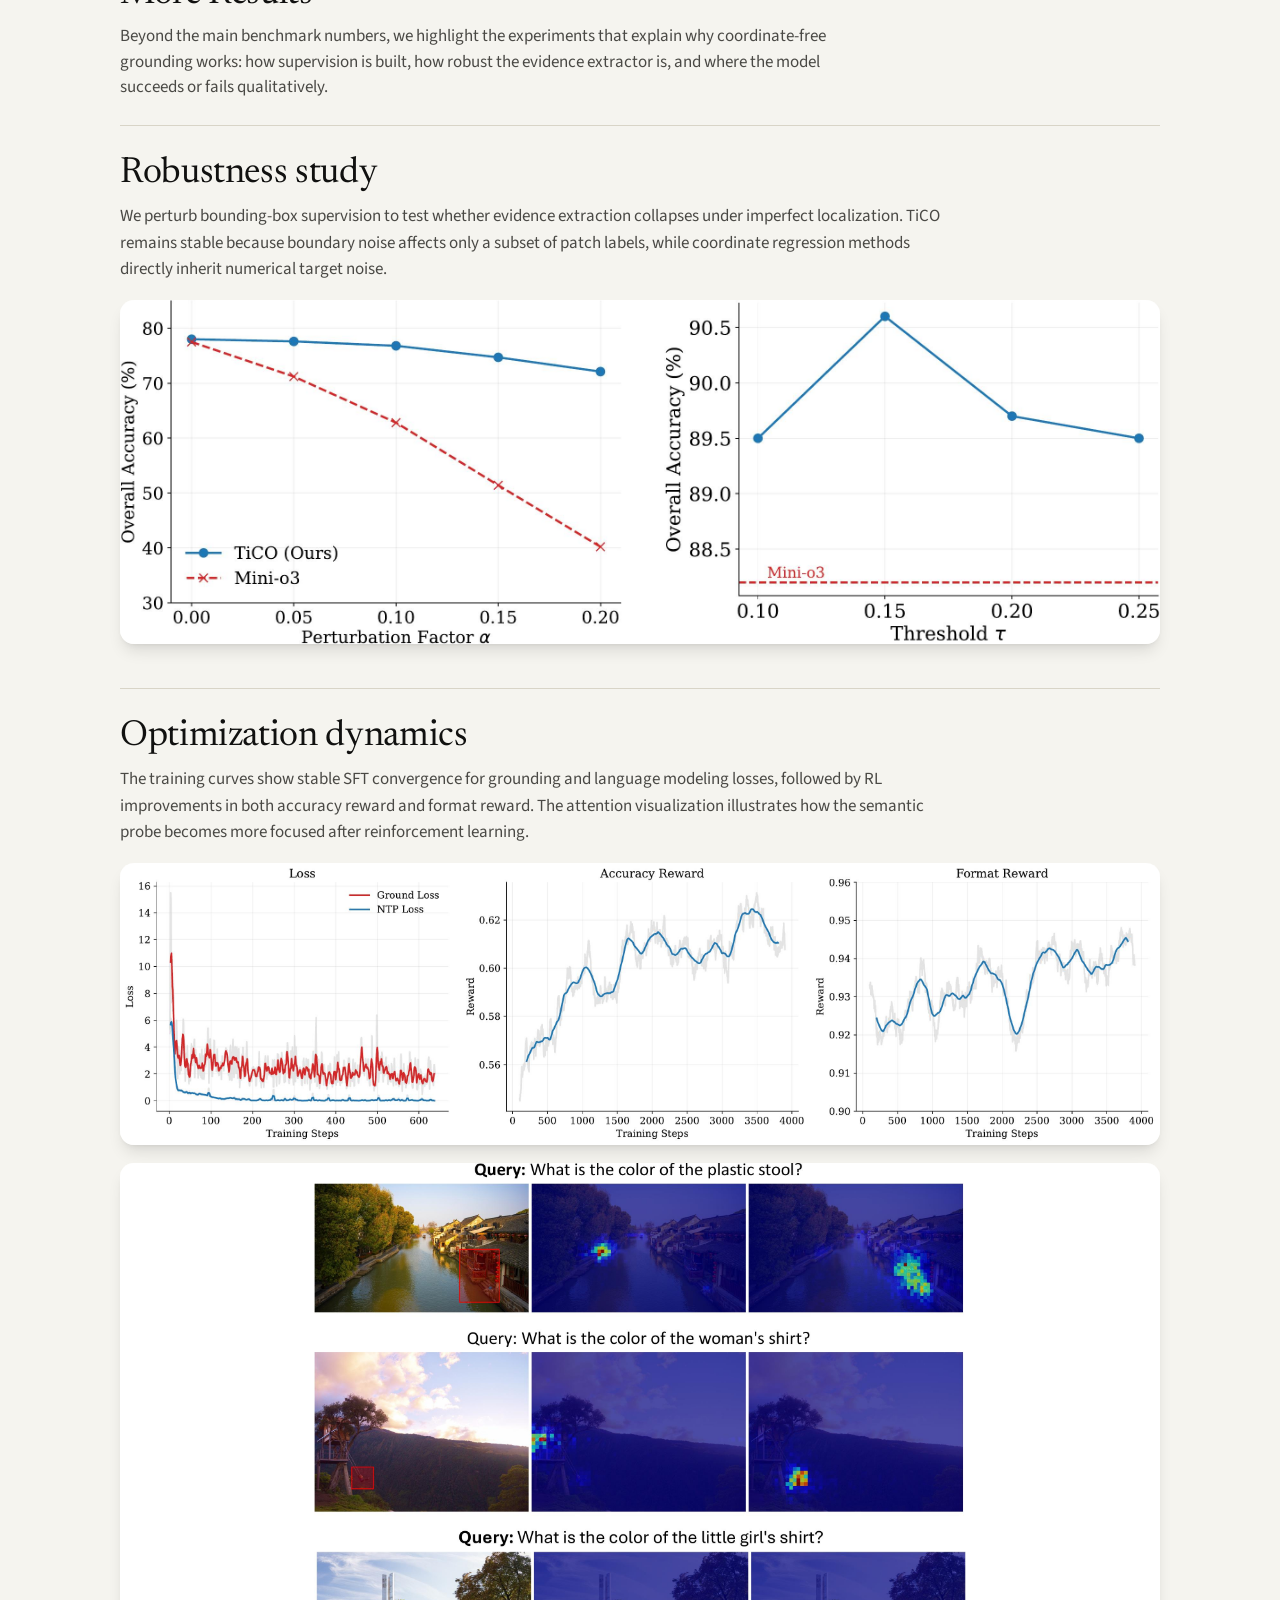
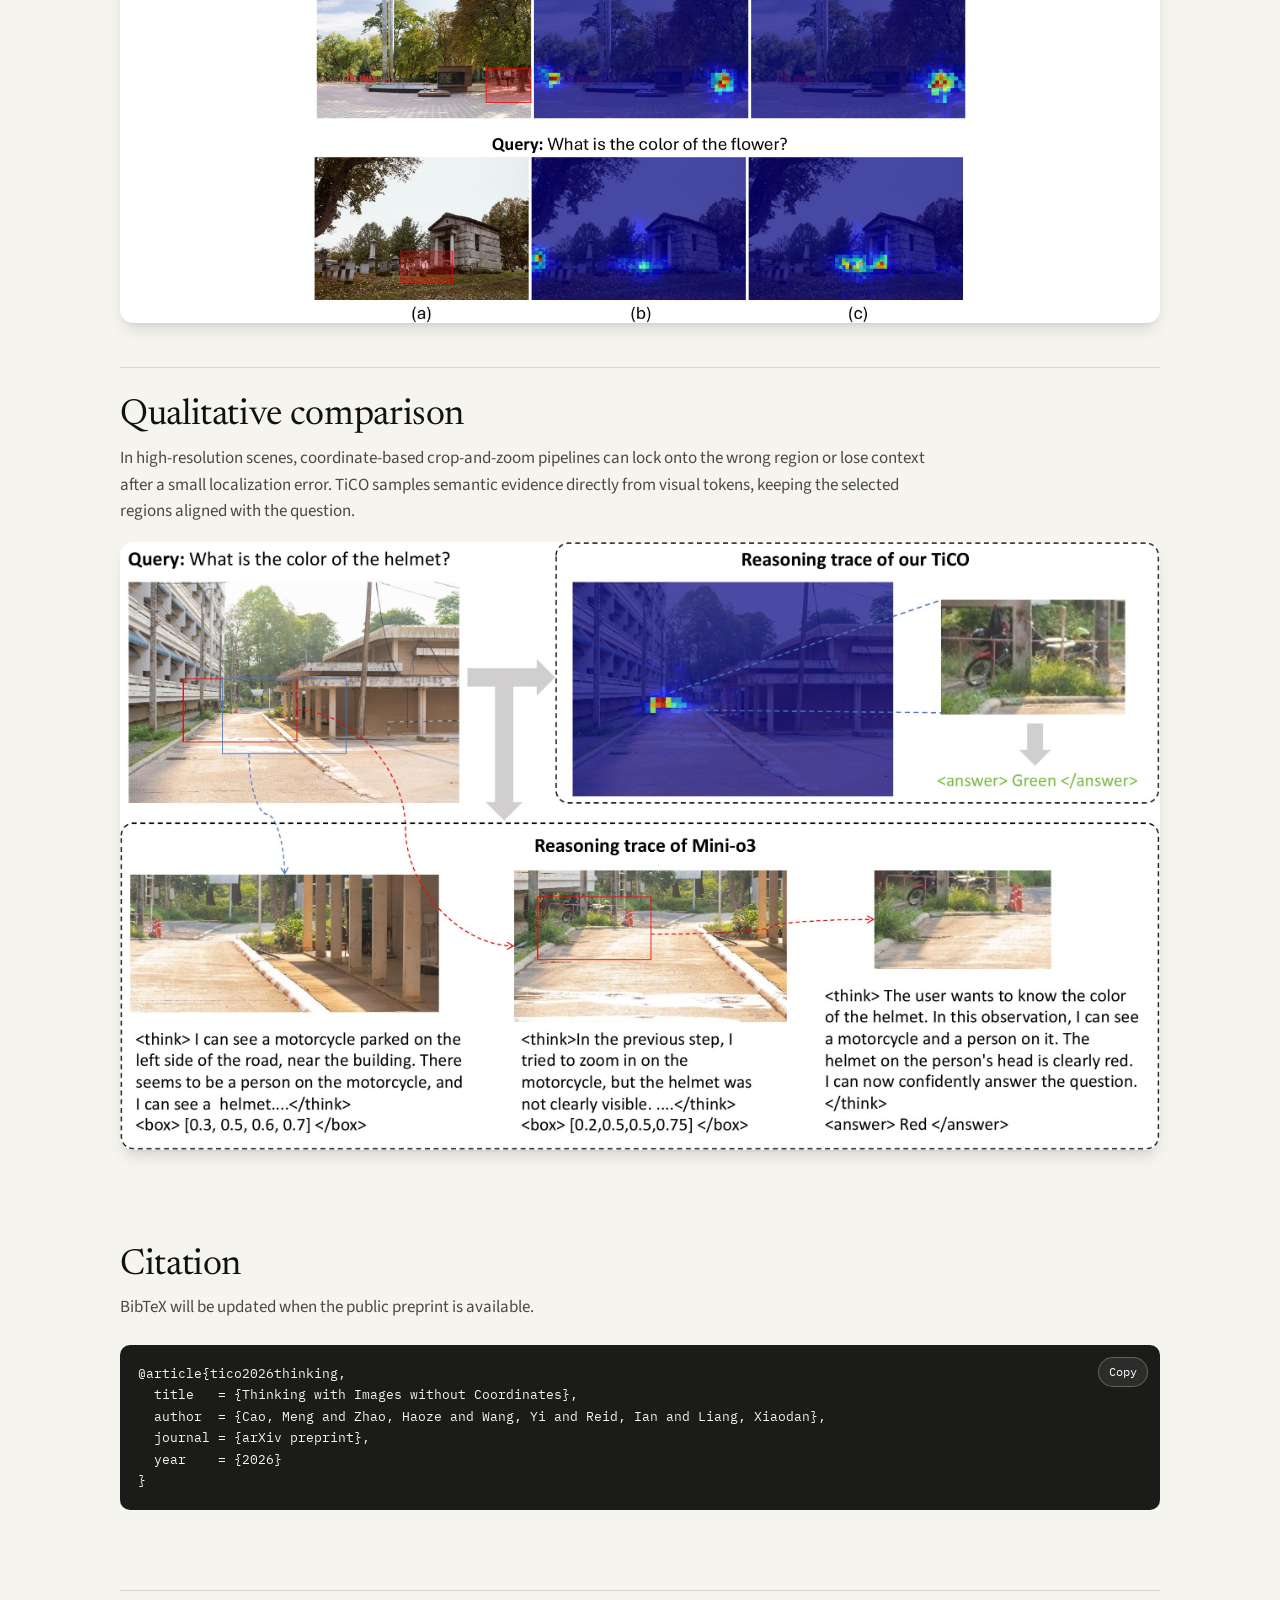
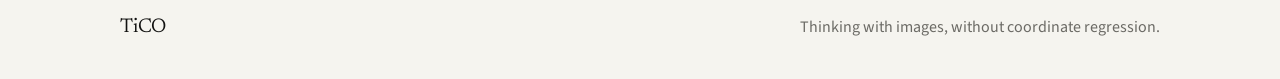
<file: TiCO/index.html>
<!doctype html>
<html lang="en">
<head>
  <meta charset="utf-8">
  <meta name="viewport" content="width=device-width, initial-scale=1">
  <title>TiCO: Thinking with Images without Coordinates</title>
  <meta name="description" content="TiCO is a coordinate-free thinking-with-images framework that grounds visual reasoning through semantic evidence discovery in visual token space.">
  <meta name="theme-color" content="#f5f4ef">
  <meta property="og:type" content="website">
  <meta property="og:title" content="TiCO: Thinking with Images without Coordinates">
  <meta property="og:description" content="Coordinate-free semantic evidence discovery for efficient high-resolution visual reasoning.">
  <meta property="og:image" content="assets/img/teaser.jpg">
  <meta name="twitter:card" content="summary_large_image">
  <link rel="icon" href="assets/img/favicon.svg" type="image/svg+xml">
  <link rel="preconnect" href="https://fonts.googleapis.com">
  <link rel="preconnect" href="https://fonts.gstatic.com" crossorigin>
  <link rel="stylesheet" href="https://fonts.googleapis.com/css2?family=IBM+Plex+Mono:ital,wght@0,400;0,500;0,600;1,400&family=Newsreader:ital,opsz,wght@0,6..72,400;0,6..72,500;1,6..72,400&family=Source+Sans+3:ital,wght@0,400;0,600;0,700;1,400&display=swap">
  <link rel="stylesheet" href="assets/css/style.css">
  <script defer src="assets/js/main.js"></script>
</head>
<body id="top">
<a class="skip-link" href="#main">Skip to content</a>
<div class="page">
  <header class="site-header col">
    <a class="brand" href="#top">TiCO</a>
    <nav class="site-nav" aria-label="Sections">
      <a href="#method">Method</a>
      <a href="#results">Results</a>
      <a href="#more-results">More Results</a>
      <a href="#citation">BibTeX</a>
    </nav>
  </header>

  <main id="main">
    <section class="col title-block">
      <p class="eyebrow">Coordinate-free visual reasoning</p>
      <h1>Thinking with Images without Coordinates</h1>
      <p class="authors">
        Meng Cao<sup>1*</sup>, Haoze Zhao<sup>1*</sup>, Yi Wang<sup>2</sup>, Ian Reid<sup>1</sup>, Xiaodan Liang<sup>1,3</sup>
      </p>
      <p class="affiliations">
        <sup>1</sup>Mohamed bin Zayed University of Artificial Intelligence,
        <sup>2</sup>Shanghai AI Lab,
        <sup>3</sup>Sun Yat-sen University
      </p>
      <div class="links">
        <a class="btn muted-btn" href="#" aria-label="arXiv link placeholder">
          <svg viewBox="0 0 24 24" aria-hidden="true"><path d="M12 3v11m0 0l-4-4m4 4l4-4M5 19h14" fill="none" stroke="currentColor" stroke-width="1.8" stroke-linecap="round" stroke-linejoin="round"/></svg>
          <span>arXiv</span>
        </a>
        <a class="btn muted-btn" href="https://github.com/mengcaopku/TiCO" aria-label="GitHub link placeholder">
          <svg viewBox="0 0 16 16" aria-hidden="true"><path fill="currentColor" d="M8 0C3.58 0 0 3.58 0 8c0 3.54 2.29 6.53 5.47 7.59.4.07.55-.17.55-.38 0-.19-.01-.82-.01-1.49-2.01.37-2.53-.49-2.69-.94-.09-.23-.48-.94-.82-1.13-.28-.15-.68-.52-.01-.53.63-.01 1.08.58 1.23.82.72 1.21 1.87.66 2.33.66.07-.52.28-.87.51-1.07-1.78-.2-3.64-.89-3.64-3.95 0-.87.31-1.59.82-2.15-.08-.2-.36-1.02.08-2.12 0 0 .67-.21 2.2.82.64-.18 1.32-.27 2-.27s1.36.09 2 .27c1.53-1.03 2.2-.82 2.2-.82.44 1.1.16 1.92.08 2.12.51.56.82 1.27.82 2.15 0 3.07-1.87 3.75-3.65 3.95.29.25.54.73.54 1.48 0 1.07-.01 1.93-.01 2.2 0 .21.15.46.55.38A8.013 8.013 0 0016 8c0-4.42-3.58-8-8-8z"/></svg>
          <span>GitHub</span>
        </a>
      </div>
    </section>

    <figure class="col hero-figure paper-fig">
      <button class="zoomable" type="button" data-zoom="assets/img/teaser.jpg" data-caption="Coordinate-based methods rely on explicit box prediction. TiCO grounds reasoning through latent semantic region indexing.">
        <img src="assets/img/teaser.jpg" width="2451" height="1443" alt="Comparison between coordinate-based reasoning and TiCO coordinate-free evidence discovery.">
      </button>
    </figure>

    <section class="col tldr">
      <p><strong>TiCO</strong> replaces explicit coordinate prediction with semantic evidence discovery in visual token space. A probe token estimates task-relevant similarity over visual patches, connected components become evidence rollouts, and the model answers from semantically sampled regions instead of fragile numerical boxes.</p>
    </section>

    <section class="col kpis" aria-label="Key numbers">
      <div class="kpi">
        <div class="kpi-label">HR-Bench 4K</div>
        <div class="kpi-value">78.0%</div>
        <div class="kpi-note">overall accuracy</div>
      </div>
      <div class="kpi">
        <div class="kpi-label">HR-Bench 8K</div>
        <div class="kpi-value">76.3%</div>
        <div class="kpi-note">best overall</div>
      </div>
      <div class="kpi">
        <div class="kpi-label">Generated tokens</div>
        <div class="kpi-value">6.2</div>
        <div class="kpi-note">vs. 527.7 for Mini-o3</div>
      </div>
      <div class="kpi">
        <div class="kpi-label">Inference time</div>
        <div class="kpi-value">1.9s</div>
        <div class="kpi-note">on HR-Bench 4K</div>
      </div>
    </section>

    <section class="col sec-head" id="method">
      <h2 class="section"><a class="anchor" href="#method" aria-label="Link to this section">#</a>How TiCO Works</h2>
      <p class="sec-sub">Coordinate prediction is replaced by a semantic probe, token-level similarity maps, connected components, and distribution-guided evidence rollouts.</p>
    </section>

    <figure class="col paper-fig">
      <button class="zoomable" type="button" data-zoom="assets/img/pipeline.jpg" data-caption="Overview of TiCO. A semantic probe token interacts with visual patch tokens, extracts connected evidence regions, and conditions answer rollouts.">
        <img src="assets/img/pipeline.jpg" width="2539" height="995" loading="lazy" alt="Overview of the TiCO pipeline.">
      </button>
    </figure>

    <section class="col stage-cards" aria-label="TiCO stages">
      <article class="stage-card">
        <div class="stage-top"><span class="stage-num">01</span><span class="stage-tag">Probe</span></div>
        <h3>Semantic anchoring</h3>
        <p>The model emits a dedicated <code>&lt;GROUND&gt;</code> token whose hidden state acts as a semantic anchor for task-relevant visual patches.</p>
      </article>
      <article class="stage-card">
        <div class="stage-top"><span class="stage-num">02</span><span class="stage-tag">Evidence</span></div>
        <h3>Region rollouts</h3>
        <p>Patch similarities are thresholded into connected components and sampled by aggregated attention mass to preserve confident and diverse evidence.</p>
      </article>
      <article class="stage-card">
        <div class="stage-top"><span class="stage-num">03</span><span class="stage-tag tag-hl">Answer</span></div>
        <h3>Grounded reasoning</h3>
        <p>Sampled evidence regions are fed back to the policy model, enabling interleaved visual reasoning without explicit coordinate regression.</p>
      </article>
    </section>

    <section class="col sec-head" id="results">
      <h2 class="section"><a class="anchor" href="#results" aria-label="Link to this section">#</a>Accuracy and Efficiency</h2>
      <p class="sec-sub">TiCO improves high-resolution visual reasoning while sharply reducing the token and time overhead of coordinate-based thinking-with-images methods.</p>
    </section>

    <figure class="col paper-fig">
      <button class="zoomable" type="button" data-zoom="assets/img/concept-compare.jpg" data-caption="Conceptual comparison and performance-efficiency trade-off between coordinate-based methods and TiCO.">
        <img src="assets/img/concept-compare.jpg" width="1675" height="510" loading="lazy" alt="Coordinate-based methods versus coordinate-free TiCO and their performance efficiency comparison.">
      </button>
    </figure>

    <section class="col result-grid" aria-label="Result summary">
      <article class="result-card">
        <h3>High-resolution reasoning</h3>
        <p>On HR-Bench 4K, TiCO reaches <strong>78.0%</strong> overall accuracy, outperforming Mini-o3, DeepEyes, and TreeVGR. On HR-Bench 8K, it reaches <strong>76.3%</strong>.</p>
      </article>
      <article class="result-card">
        <h3>General visual grounding</h3>
        <p>TiCO obtains <strong>66.9%</strong> on MME-RealWorld and <strong>89.1%</strong> overall on POPE, improving grounded reasoning beyond the Qwen2.5-VL baseline.</p>
      </article>
      <article class="result-card">
        <h3>Efficient inference</h3>
        <p>On HR-Bench 4K, TiCO uses only <strong>6.2</strong> generated tokens and <strong>1.9s</strong> per query, compared with 527.7 tokens and 20.2s for Mini-o3.</p>
      </article>
    </section>

    <section class="col sec-head" id="more-results">
      <h2 class="section"><a class="anchor" href="#more-results" aria-label="Link to this section">#</a>More Results</h2>
      <p class="sec-sub">Beyond the main benchmark numbers, we highlight the experiments that explain why coordinate-free grounding works: how supervision is built, how robust the evidence extractor is, and where the model succeeds or fails qualitatively.</p>
    </section>

    <section class="col experiment-stack" aria-label="Selected experiment details">
      <article class="experiment-block">
        <div class="experiment-copy sec-head-like">
          <h2>Robustness study</h2>
          <p>We perturb bounding-box supervision to test whether evidence extraction collapses under imperfect localization. TiCO remains stable because boundary noise affects only a subset of patch labels, while coordinate regression methods directly inherit numerical target noise.</p>
        </div>
        <figure class="paper-fig experiment-fig">
          <button class="zoomable" type="button" data-zoom="assets/img/robustness.jpg" data-caption="Robustness and threshold analysis. TiCO remains stable under noisy box supervision and across threshold choices.">
            <img src="assets/img/robustness.jpg" width="2324" height="768" loading="lazy" alt="Robustness and threshold analysis for TiCO.">
          </button>
        </figure>
      </article>

      <article class="experiment-block split">
        <div class="experiment-copy sec-head-like">
          <h2>Optimization dynamics</h2>
          <p>The training curves show stable SFT convergence for grounding and language modeling losses, followed by RL improvements in both accuracy reward and format reward. The attention visualization illustrates how the semantic probe becomes more focused after reinforcement learning.</p>
        </div>
        <div class="split-figs">
          <figure class="paper-fig experiment-fig">
            <button class="zoomable" type="button" data-zoom="assets/img/training-dynamics.jpg" data-caption="Training dynamics for SFT and RL stages.">
              <img src="assets/img/training-dynamics.jpg" width="3028" height="820" loading="lazy" alt="Training dynamics for TiCO.">
            </button>
          </figure>
          <figure class="paper-fig experiment-fig tall-fig">
            <button class="zoomable" type="button" data-zoom="assets/img/attention-sft-rl.jpg" data-caption="Attention visualization comparing SFT and RL stages.">
              <img src="assets/img/attention-sft-rl.jpg" width="2038" height="2378" loading="lazy" alt="Attention visualization after SFT and RL.">
            </button>
          </figure>
        </div>
      </article>

      <article class="experiment-block">
        <div class="experiment-copy sec-head-like">
          <h2>Qualitative comparison</h2>
          <p>In high-resolution scenes, coordinate-based crop-and-zoom pipelines can lock onto the wrong region or lose context after a small localization error. TiCO samples semantic evidence directly from visual tokens, keeping the selected regions aligned with the question.</p>
        </div>
        <figure class="paper-fig experiment-fig">
          <button class="zoomable" type="button" data-zoom="assets/img/vis-compare-1.jpg" data-caption="Qualitative visual comparison between TiCO and coordinate-based methods.">
            <img src="assets/img/vis-compare-1.jpg" width="2470" height="1443" loading="lazy" alt="Qualitative visual comparison example.">
          </button>
        </figure>
      </article>
    </section>

    <section class="col sec-head" id="citation">
      <h2 class="section"><a class="anchor" href="#citation" aria-label="Link to this section">#</a>Citation</h2>
      <p class="sec-sub">BibTeX will be updated when the public preprint is available.</p>
    </section>

    <section class="col bibtex">
      <button class="copy" type="button" data-copy="#bibtex-code">Copy</button>
      <pre><code id="bibtex-code">@article{tico2026thinking,
  title   = {Thinking with Images without Coordinates},
  author  = {Cao, Meng and Zhao, Haoze and Wang, Yi and Reid, Ian and Liang, Xiaodan},
  journal = {arXiv preprint},
  year    = {2026}
}</code></pre>
    </section>
  </main>

  <footer class="col footer">
    <a class="brand small" href="#top">TiCO</a>
    <span>Thinking with images, without coordinate regression.</span>
  </footer>
</div>

<dialog id="lightbox" aria-label="Expanded figure">
  <button class="lb-close" type="button" aria-label="Close">Close</button>
  <img class="lb-img" alt="">
  <p class="lb-caption"></p>
</dialog>
</body>
</html>
</file>
<file: EgoJEPA/assets/css/style.css>
/* EgoJEPA project page
   Warm-paper editorial look (after the pi05 blog post), laid out as a visual showcase:
   every block sits on one shared column, so the title, links, video and figures line up.
   Chart colors follow the paper's figures: purple = EgoJEPA, orange = retargeting. */

:root {
  color-scheme: light;
  --bg: #f5f4ef;
  --bg-card: #eeece4;
  --bg-raised: #fbfaf7;
  --ink: #111110;
  --ink-2: #4a4945;
  --muted: #6b6a65;
  --faint: #898781;
  --rule: #d8d4c7;
  --hair: #e8e5db;
  --card-border: #e0d9c3;
  --hl-border: #e2b21f;
  --accent: #6a4f94;
  --font-serif: "Newsreader", "Iowan Old Style", Georgia, serif;
  --font-sans: "Source Sans 3", system-ui, -apple-system, "Segoe UI", Helvetica, Arial, sans-serif;
  --font-mono: "IBM Plex Mono", ui-monospace, SFMono-Regular, Menlo, Consolas, monospace;
  --col: 1040px;
  --radius: 10px;
}

*, *::before, *::after { box-sizing: border-box; }

html {
  -webkit-text-size-adjust: 100%;
  text-size-adjust: 100%;
  scroll-behavior: smooth;
  scroll-padding-top: 24px;
}
@media (prefers-reduced-motion: reduce) { html { scroll-behavior: auto; } }

body {
  margin: 0;
  background: var(--bg);
  color: var(--ink);
  font-family: var(--font-sans);
  font-size: 16px;
  line-height: 1.5;
  -webkit-font-smoothing: antialiased;
  -moz-osx-font-smoothing: grayscale;
  text-rendering: optimizeLegibility;
  overflow-x: hidden;
}

img, video, svg { display: block; max-width: 100%; }
button { font: inherit; color: inherit; }
::selection { background: rgba(251, 212, 91, .55); }
:focus-visible { outline: 2px solid var(--accent); outline-offset: 3px; }

.skip-link {
  position: absolute; left: 12px; top: -48px; z-index: 50;
  background: var(--ink); color: #fff; padding: 8px 12px; border-radius: 6px;
  font-family: var(--font-mono); font-size: 13px; text-decoration: none;
}
.skip-link:focus { top: 12px; }

.sr-only {
  position: absolute; width: 1px; height: 1px; padding: 0; margin: -1px;
  overflow: hidden; clip: rect(0 0 0 0); white-space: nowrap; border: 0;
}

.page { padding: 16px; }
@media (min-width: 768px) { .page { padding: 40px 48px; } }

/* the one shared column */
.col { max-width: var(--col); margin-inline: auto; }

/* ---------- header ---------- */
.site-header {
  display: flex; flex-wrap: wrap; align-items: baseline; justify-content: space-between;
  gap: 12px 24px; margin-bottom: 56px;
}
@media (min-width: 768px) { .site-header { margin-bottom: 80px; } }
.brand {
  font-family: var(--font-serif); font-size: 30px; line-height: 1; letter-spacing: -0.01em;
  color: var(--ink); text-decoration: none;
}
.brand.small { font-size: 20px; }
.site-nav { display: flex; flex-wrap: wrap; gap: 6px 18px; font-family: var(--font-mono); font-size: 14px; }
.site-nav a {
  color: var(--ink); text-decoration: underline; text-decoration-thickness: 1px;
  text-underline-offset: 8px; text-decoration-color: rgba(17, 17, 16, .45);
}
.site-nav a:hover { text-decoration-thickness: 2px; text-decoration-color: var(--ink); }

/* ---------- title + links ---------- */
h1 {
  font-family: var(--font-serif); font-weight: 400;
  font-size: clamp(34px, 5.4vw, 58px); line-height: 1.07; letter-spacing: -0.018em;
  margin: 0 0 28px; max-width: 920px; text-wrap: balance;
}
.links { display: flex; flex-wrap: wrap; gap: 12px; margin: 0 0 40px; }
.btn {
  display: inline-flex; align-items: center; gap: 9px; padding: 9px 16px 9px 13px;
  font-family: var(--font-mono); font-size: 14px; line-height: 1; color: var(--ink); text-decoration: none;
  background: var(--bg-raised); border: 1px solid var(--ink); box-shadow: 3px 3px 0 var(--ink);
  transition: transform .12s ease, box-shadow .12s ease, background-color .12s ease;
}
.btn svg { width: 18px; height: 18px; flex: none; }
.btn:hover { background: #fff; transform: translate(-1px, -1px); box-shadow: 4px 4px 0 var(--ink); }
.btn:active { transform: translate(2px, 2px); box-shadow: 1px 1px 0 var(--ink); }

/* ---------- hero ---------- */
.hero { margin-top: 0; margin-bottom: 40px; }
.hero-frame {
  position: relative; aspect-ratio: 16 / 9; border-radius: 14px; overflow: hidden; background: #1a1a19;
  box-shadow: 0 10px 15px -3px rgba(0, 0, 0, .1), 0 4px 6px -4px rgba(0, 0, 0, .1);
}
.hero-video { width: 100%; height: 100%; object-fit: cover; }
.hero-ui {
  position: absolute; left: 0; right: 0; bottom: 0; display: flex; align-items: center; gap: 12px;
  padding: 40px 16px 14px;
  background: linear-gradient(to top, rgba(0, 0, 0, .38), rgba(0, 0, 0, 0));
}
.hero-chip {
  display: inline-flex; align-items: center; gap: 8px; flex: none;
  font-family: var(--font-mono); font-size: 12px; line-height: 1;
  background: rgba(245, 244, 239, .92); color: var(--ink);
  padding: 7px 11px; border-radius: 999px;
  -webkit-backdrop-filter: blur(6px); backdrop-filter: blur(6px);
}
.hero-dot { width: 7px; height: 7px; border-radius: 50%; background: #d43c2f; }
.hero:not(.is-playing) .hero-dot { background: var(--faint); }
.hero-segs { flex: 1; display: flex; gap: 4px; min-width: 60px; }
.hero-seg {
  position: relative; flex-basis: 0; height: 4px; padding: 0; border: 0; border-radius: 2px; cursor: pointer;
  background: rgba(255, 255, 255, .38);
}
.hero-seg::before { content: ""; position: absolute; left: 0; right: 0; top: -10px; bottom: -10px; }
.hero-seg .fill {
  position: absolute; inset: 0; border-radius: 2px; background: #fff;
  transform-origin: left center; transform: scaleX(0);
}
.hero-seg:hover { background: rgba(255, 255, 255, .6); }
.hero-toggle {
  flex: none; width: 34px; height: 34px; border-radius: 50%; border: 0; cursor: pointer;
  display: grid; place-items: center; background: rgba(245, 244, 239, .92); color: var(--ink);
}
.hero-toggle svg { width: 15px; height: 15px; fill: currentColor; }
.hero-toggle .i-play { display: none; }
.hero:not(.is-playing) .hero-toggle .i-play { display: block; }
.hero:not(.is-playing) .hero-toggle .i-pause { display: none; }
.hero-play {
  position: absolute; left: 50%; top: 50%; transform: translate(-50%, -50%);
  width: 96px; height: 96px; border-radius: 50%; border: 0; cursor: pointer;
  display: none; place-items: center; color: var(--ink);
  background: rgba(245, 244, 239, .82); -webkit-backdrop-filter: blur(6px); backdrop-filter: blur(6px);
  transition: background-color .2s ease;
}
.hero-play:hover { background: rgba(245, 244, 239, .95); }
.hero-play svg { width: 40px; height: 40px; fill: currentColor; margin-left: 5px; }
.hero.needs-play:not(.is-playing) .hero-play { display: grid; }
@media (max-width: 600px) {
  .hero-frame { border-radius: 10px; }
  .hero-ui { padding: 28px 10px 10px; gap: 8px; flex-wrap: wrap; }
  .hero-segs { order: -1; flex-basis: 100%; }
  .hero-chip { font-size: 11px; padding: 6px 9px; min-width: 0; flex: 0 1 auto; }
  .hero-chip-text { overflow: hidden; text-overflow: ellipsis; white-space: nowrap; }
  .hero-toggle { margin-left: auto; width: 30px; height: 30px; }
  .hero-play { width: 72px; height: 72px; }
  .hero-play svg { width: 30px; height: 30px; }
}

/* ---------- short summary ---------- */
.tldr p {
  max-width: 820px; margin: 0 0 40px; font-size: 21px; line-height: 1.55; color: var(--ink);
}
.tldr strong { font-weight: 600; }
@media (max-width: 600px) { .tldr p { font-size: 18px; } }
.muted { color: var(--muted); }

/* ---------- KPI row ---------- */
.kpis {
  display: grid; grid-template-columns: repeat(4, 1fr);
  border-top: 1px solid var(--ink); border-bottom: 1px solid var(--rule);
}
.kpi { padding: 18px 18px 20px; }
.kpi:first-child { padding-left: 0; }
.kpi + .kpi { border-left: 1px solid var(--rule); }
.kpi-label { font-size: 14px; color: var(--ink-2); }
.kpi-value { font-size: 44px; font-weight: 600; line-height: 1.1; letter-spacing: -0.02em; margin: 8px 0 6px; }
.kpi-note { font-family: var(--font-mono); font-size: 12px; color: var(--muted); }
@media (max-width: 860px) {
  .kpis { grid-template-columns: repeat(2, 1fr); }
  .kpi:nth-child(3) { border-left: 0; padding-left: 0; }
  .kpi:nth-child(n + 3) { border-top: 1px solid var(--rule); }
  .kpi-value { font-size: 36px; }
}

/* ---------- section heads ---------- */
.section {
  position: relative; font-family: var(--font-serif); font-weight: 400; font-size: clamp(28px, 3.4vw, 36px);
  line-height: 1.15; letter-spacing: -0.01em; margin: 96px 0 8px; scroll-margin-top: 24px;
}
.sec-head + .viz, .sec-head + .paper-fig { margin-top: 24px; }
.sec-sub { font-size: 17px; line-height: 1.5; color: var(--ink-2); margin: 0 0 24px; max-width: 720px; }
.anchor {
  position: absolute; left: -26px; top: 50%; transform: translateY(-50%);
  font-family: var(--font-mono); font-size: 18px; color: var(--faint);
  text-decoration: none; opacity: 0; transition: opacity .15s;
}
.section:hover .anchor, .anchor:focus-visible { opacity: 1; }
@media (max-width: 1120px) { .anchor { display: none; } }

.caption {
  font-family: var(--font-mono); font-style: italic; font-size: 12px; line-height: 1.65;
  color: var(--ink-2); margin: 12px 0 0;
}

/* ---------- video carousel ---------- */
.rollouts {
  width: 100vw; position: relative; left: 50%; margin-left: -50vw;
}
.track {
  --pad: max(16px, calc((100vw - var(--col)) / 2));
  display: flex; gap: 16px; overflow-x: auto; overscroll-behavior-x: contain;
  scroll-snap-type: x mandatory; scroll-padding-inline: var(--pad);
  padding: 6px var(--pad) 14px; scrollbar-width: none;
}
@media (min-width: 768px) { .track { --pad: max(48px, calc((100vw - var(--col)) / 2)); } }
.track::-webkit-scrollbar { display: none; }
.track:focus-visible { outline-offset: -2px; }
.card { flex: 0 0 auto; width: min(380px, 80vw); scroll-snap-align: start; }
.card-media {
  position: relative; aspect-ratio: 16 / 9; border-radius: var(--radius); overflow: hidden; background: #1a1a19;
  box-shadow: 0 1px 2px rgba(0, 0, 0, .06), 0 4px 10px -4px rgba(0, 0, 0, .12);
}
.card-media video { width: 100%; height: 100%; object-fit: cover; cursor: zoom-in; }
.card h3 { font-size: 17px; font-weight: 600; margin: 12px 0 2px; }
.card .robot { font-family: var(--font-mono); font-size: 12px; font-weight: 400; color: var(--muted); margin-left: 6px; }
.card-sr { display: flex; flex-wrap: wrap; gap: 4px 16px; font-size: 14px; color: var(--ink-2); margin: 4px 0 0; }
.card-sr b { color: var(--ink); font-weight: 600; }
.speed, .expand {
  position: absolute; border: 0; cursor: pointer; color: var(--ink);
  background: rgba(245, 244, 239, .92); -webkit-backdrop-filter: blur(4px); backdrop-filter: blur(4px);
  opacity: 0; transition: opacity .15s ease;
}
.speed {
  top: 8px; right: 8px; padding: 4px 8px; border-radius: 999px;
  font-family: var(--font-mono); font-size: 11px; line-height: 1;
}
.expand { bottom: 8px; right: 8px; width: 30px; height: 30px; border-radius: 50%; display: grid; place-items: center; }
.expand svg { width: 15px; height: 15px; fill: none; stroke: currentColor; stroke-width: 2; stroke-linecap: round; }
.card-media:hover .speed, .card-media:hover .expand, .speed:focus-visible, .expand:focus-visible,
.speed.is-fast, .card-media.needs-play .expand { opacity: 1; }
@media (hover: none) { .speed, .expand { opacity: 1; } }
.rollouts-foot {
  max-width: var(--col); margin: 0 auto; padding: 0 16px;
  display: flex; align-items: center; gap: 16px;
}
@media (min-width: 768px) { .rollouts-foot { padding: 0 48px; } }
@media (min-width: 1136px) { .rollouts-foot { padding: 0; } }
.rollouts-foot .caption { margin: 0; }
.car-nav { display: flex; gap: 10px; }
.car-btn {
  width: 32px; height: 32px; border-radius: 50%; border: 0; cursor: pointer;
  display: grid; place-items: center; background: var(--ink); color: #fff;
  transition: background-color .15s, color .15s, box-shadow .15s;
}
.car-btn svg { width: 14px; height: 14px; fill: none; stroke: currentColor; stroke-width: 2.4; stroke-linecap: round; stroke-linejoin: round; }
.car-btn:hover:not(:disabled) { background: #fff; color: var(--ink); box-shadow: 0 2px 6px rgba(0, 0, 0, .15); }
.car-btn:active:not(:disabled) { transform: translateY(1px); }
.car-btn:disabled { opacity: .25; cursor: default; }

/* ---------- paper figures ---------- */
.paper-fig { margin-top: 24px; margin-bottom: 0; }
.zoomable {
  display: block; width: 100%; padding: 0; margin: 0; cursor: zoom-in;
  background: #fff; border: 1px solid #e3dfd2; border-radius: 12px; overflow: hidden;
  transition: box-shadow .15s ease, border-color .15s ease;
}
.zoomable:hover { border-color: #cfc9b6; box-shadow: 0 6px 18px rgba(0, 0, 0, .08); }
.zoomable img { width: 100%; height: auto; }
#fig-method .zoomable { padding: clamp(10px, 2.2vw, 28px); }
.grid4 { display: grid; grid-template-columns: 1fr 1fr; gap: 12px; margin-top: 24px; }
@media (max-width: 760px) { .grid4 { grid-template-columns: 1fr; } }

/* ---------- three stages ---------- */
.stage-cards { display: grid; grid-template-columns: repeat(3, 1fr); gap: 14px; margin-top: 14px; }
@media (max-width: 860px) { .stage-cards { grid-template-columns: 1fr; } }
.stage-card { background: var(--bg-card); border: 1px solid var(--card-border); padding: 16px 16px 18px; }
.stage-top { display: flex; align-items: center; justify-content: space-between; gap: 8px; }
.stage-num, .stage-tag {
  font-family: var(--font-mono); font-size: 10px; text-transform: uppercase; letter-spacing: .07em; font-weight: 600;
}
.stage-tag { background: #fff; border: 1px solid var(--card-border); padding: 2px 6px; font-weight: 500; }
.stage-tag.tag-hl { border-color: var(--hl-border); background: #fff6d6; }
.stage-card h3 { font-family: var(--font-serif); font-weight: 400; font-size: 23px; line-height: 1.15; margin: 8px 0 6px; letter-spacing: -0.005em; }
.stage-card p { font-size: 15px; line-height: 1.5; color: var(--ink-2); margin: 0; }

/* ---------- data stats ---------- */
.stat-strip {
  display: grid; grid-template-columns: repeat(4, 1fr);
  border-top: 1px solid var(--ink); border-bottom: 1px solid var(--rule);
}
.stat { padding: 14px 14px 16px; }
.stat:first-child { padding-left: 0; }
.stat + .stat { border-left: 1px solid var(--rule); }
.stat-value { font-size: 26px; font-weight: 600; letter-spacing: -0.01em; line-height: 1.2; }
.stat-label { font-size: 14px; color: var(--ink-2); margin-top: 2px; }
@media (max-width: 640px) {
  .stat-strip { grid-template-columns: repeat(2, 1fr); }
  .stat:nth-child(3) { border-left: 0; padding-left: 0; }
  .stat:nth-child(n + 3) { border-top: 1px solid var(--rule); }
  .stat-value { font-size: 22px; }
}

/* ---------- charts ---------- */
.viz {
  margin-top: 20px; margin-bottom: 0; padding: 20px 20px 16px;
  background: var(--bg-raised); border: 1px solid #e3dfd2; border-radius: 12px;
}
.viz + .viz { margin-top: 20px; }
@media (max-width: 600px) { .viz { padding: 16px 12px 12px; border-radius: 10px; } }
.viz-head { display: flex; flex-wrap: wrap; align-items: flex-end; justify-content: space-between; gap: 10px 24px; }
.viz-title { font-size: 19px; font-weight: 600; margin: 0; line-height: 1.3; }
.viz-sub { font-size: 14px; color: var(--ink-2); margin: 2px 0 0; }
.legend { display: flex; flex-wrap: wrap; gap: 6px 16px; font-size: 13px; color: var(--ink-2); }
.lg { display: inline-flex; align-items: center; gap: 7px; white-space: nowrap; }
.lg-dot { width: 11px; height: 11px; border-radius: 50%; display: inline-block; }
.lg-dot.filled { background: var(--ink-2); }
.lg-dot.ring { border: 2px solid var(--ink-2); background: var(--bg-raised); }
.lg-line { width: 16px; height: 2px; border-radius: 1px; background: var(--c); display: inline-block; }
.lg-sq { width: 11px; height: 11px; border-radius: 2px; display: inline-block; }
.viz-controls { display: flex; flex-wrap: wrap; gap: 6px; margin: 16px 0 6px; }
.seg-btn {
  font-family: var(--font-mono); font-size: 12px; line-height: 1; padding: 7px 11px; cursor: pointer;
  border: 1px solid var(--ink); border-radius: 999px; background: transparent; color: var(--ink);
  transition: background-color .15s, color .15s;
}
.seg-btn:hover { background: var(--bg-card); }
.seg-btn[aria-pressed="true"] { background: var(--ink); color: #fff; }
.viz-plot { position: relative; margin-top: 10px; min-height: 120px; }
.viz-plot svg { overflow: visible; }
.viz-plot:focus-visible { outline-offset: 4px; border-radius: 6px; }
.viz-foot { display: flex; justify-content: flex-start; margin-top: 4px; }
.table-toggle {
  font-family: var(--font-mono); font-size: 12px; background: none; border: 0; padding: 4px 0; cursor: pointer;
  color: var(--ink-2); text-decoration: underline; text-underline-offset: 3px;
}
.table-toggle:hover { color: var(--ink); text-decoration-thickness: 2px; }
.viz-table { margin-top: 10px; }
.viz .caption { margin-top: 8px; }
.multiples { display: grid; grid-template-columns: repeat(3, 1fr); gap: 8px 22px; }
@media (max-width: 820px) { .multiples { grid-template-columns: 1fr; } }
.cost-grid { display: grid; grid-template-columns: minmax(0, 1.55fr) minmax(0, 1fr); gap: 8px 28px; align-items: start; }
@media (max-width: 860px) { .cost-grid { grid-template-columns: 1fr; } }

.viz-plot text { font-family: var(--font-sans); }
.ax-label { font-size: 12px; fill: var(--faint); font-variant-numeric: tabular-nums; }
.ax-label.sub { font-size: 11px; }
.ax-title { font-size: 12px; fill: var(--ink-2); }
.panel-title { font-size: 13.5px; font-weight: 600; fill: var(--ink); }
.grid-line { stroke: var(--hair); stroke-width: 1; shape-rendering: crispEdges; }
.base-line { stroke: #c3c2b7; stroke-width: 1; shape-rendering: crispEdges; }
.row-label { font-size: 14px; fill: var(--ink); }
.row-label.strong { font-weight: 700; }
.group-label { font-family: var(--font-mono) !important; font-size: 10px; letter-spacing: .08em; fill: var(--muted); text-transform: uppercase; }
.val-label { font-size: 12.5px; font-weight: 600; fill: var(--ink-2); font-variant-numeric: tabular-nums; }
.end-label { font-size: 12.5px; fill: var(--ink-2); }
.end-label .v { font-weight: 600; fill: var(--ink); }
.note-label { font-size: 11.5px; fill: var(--faint); font-style: italic; }
.seg-label { font-size: 11.5px; font-weight: 600; font-variant-numeric: tabular-nums; pointer-events: none; }
.row-band { fill: transparent; }
.row-band.is-hover { fill: rgba(17, 17, 16, .04); }
.hit { fill: transparent; cursor: default; }
.crosshair { stroke: var(--ink-2); stroke-width: 1; shape-rendering: crispEdges; pointer-events: none; }

.viz-tip {
  position: absolute; z-index: 5; pointer-events: none; min-width: 150px; max-width: 280px;
  background: #fff; border: 1px solid rgba(11, 11, 11, .1); border-radius: 8px; padding: 8px 10px;
  box-shadow: 0 6px 18px rgba(0, 0, 0, .12); font-size: 13px; line-height: 1.35;
}
.tip-title { font-family: var(--font-mono); font-size: 11px; color: var(--muted); margin-bottom: 5px; }
.tip-desc { font-size: 12.5px; color: var(--ink-2); margin: 6px 0 0; }
.tip-row { display: flex; align-items: center; gap: 8px; margin-top: 3px; }
.tip-key { width: 12px; height: 2px; border-radius: 1px; flex: none; }
.tip-key.dot { width: 9px; height: 9px; border-radius: 50%; }
.tip-key.ring { width: 9px; height: 9px; border-radius: 50%; background: transparent !important; border: 2px solid var(--kc); }
.tip-key.sq { width: 10px; height: 10px; border-radius: 2px; }
.tip-val { font-weight: 700; font-variant-numeric: tabular-nums; color: var(--ink); }
.tip-lab { color: var(--ink-2); }

/* ---------- tables (data-table views) ---------- */
.table-scroll { overflow-x: auto; -webkit-overflow-scrolling: touch; margin: 0 0 16px; }
.table { width: 100%; border-collapse: collapse; font-size: 13.5px; line-height: 1.4; }
.table th, .table td { padding: 7px 12px 7px 0; text-align: left; vertical-align: top; border-bottom: 1px solid var(--rule); }
.table thead th {
  font-family: var(--font-mono); font-size: 11px; font-weight: 500; text-transform: uppercase; letter-spacing: .06em;
  color: var(--muted); border-bottom: 1px solid var(--ink); white-space: nowrap;
}
.table tbody th { font-weight: 600; }
.table .num { text-align: right; font-variant-numeric: tabular-nums; white-space: nowrap; }
.table tr.row-hl th, .table tr.row-hl td { background: rgba(106, 79, 148, .09); }
.table td:last-child, .table th:last-child { padding-right: 0; }
.table-note { font-family: var(--font-mono); font-size: 12px; color: var(--muted); margin: -6px 0 0; }

/* ---------- BibTeX ---------- */
.bibtex { position: relative; margin-top: 20px; }
.bibtex pre {
  margin: 0; padding: 18px 20px; overflow-x: auto; background: var(--bg-raised);
  border: 1px solid var(--ink); box-shadow: 3px 3px 0 var(--ink);
  font-family: var(--font-mono); font-size: 13px; line-height: 1.6; color: var(--ink);
}
.copy-btn {
  position: absolute; top: 10px; right: 10px; font-family: var(--font-mono); font-size: 11.5px;
  padding: 5px 10px; border: 1px solid var(--ink); background: var(--bg); cursor: pointer;
}
.copy-btn:hover { background: var(--ink); color: #fff; }

/* ---------- footer ---------- */
.site-footer {
  display: flex; flex-wrap: wrap; align-items: baseline; justify-content: space-between; gap: 8px 20px;
  border-top: 1px solid var(--ink); margin-top: 96px; padding: 22px 0 8px;
}
.foot-top { font-family: var(--font-mono); font-size: 12.5px; color: var(--ink); text-underline-offset: 6px; }

/* ---------- lightbox ---------- */
.lightbox {
  width: min(1200px, 94vw); max-height: 92vh; padding: 0; border: 0; border-radius: 12px; overflow: hidden;
  background: #111110; color: #f5f4ef; box-shadow: 0 24px 64px rgba(0, 0, 0, .35);
}
.lightbox::backdrop { background: rgba(17, 17, 16, .72); -webkit-backdrop-filter: blur(3px); backdrop-filter: blur(3px); }
.lb-head { display: flex; align-items: center; justify-content: space-between; gap: 12px; padding: 10px 12px 10px 16px; }
.lb-caption { margin: 0; font-family: var(--font-mono); font-size: 12.5px; }
.lb-close {
  width: 32px; height: 32px; border-radius: 50%; border: 0; cursor: pointer; display: grid; place-items: center;
  background: rgba(245, 244, 239, .12); color: #f5f4ef;
}
.lb-close:hover { background: rgba(245, 244, 239, .25); }
.lb-close svg { width: 16px; height: 16px; fill: none; stroke: currentColor; stroke-width: 2; stroke-linecap: round; }
.lightbox video { width: 100%; max-height: calc(92vh - 56px); background: #000; }
.lightbox video[hidden], .lightbox img[hidden] { display: none; }
.lb-img { width: 100%; max-height: calc(92vh - 56px); object-fit: contain; background: #fff; }
@media (max-width: 760px) {
  /* On phones, show figures larger than the screen and let the reader pan sideways. */
  .lightbox.is-image { overflow: auto; }
  .lightbox.is-image .lb-head { position: sticky; left: 0; top: 0; width: min(100%, 94vw); }
  .lightbox.is-image .lb-img { width: 230%; max-width: none; max-height: none; }
}

@media print {
  .hero-ui, .car-nav, .speed, .expand, .table-toggle, .copy-btn, .links { display: none !important; }
  .viz-table[hidden] { display: block !important; }
}
</file>
<file: TiCO/assets/css/style.css>
:root {
  color-scheme: light;
  --bg: #f5f4ef;
  --bg-card: #eeece4;
  --bg-raised: #fbfaf7;
  --ink: #111110;
  --ink-2: #4a4945;
  --muted: #6b6a65;
  --faint: #898781;
  --rule: #d8d4c7;
  --hair: #e8e5db;
  --card-border: #e0d9c3;
  --accent: #6a4f94;
  --gold: #e2b21f;
  --font-serif: "Newsreader", "Iowan Old Style", Georgia, serif;
  --font-sans: "Source Sans 3", system-ui, -apple-system, "Segoe UI", Helvetica, Arial, sans-serif;
  --font-mono: "IBM Plex Mono", ui-monospace, SFMono-Regular, Menlo, Consolas, monospace;
  --col: 1040px;
  --radius: 10px;
}

*, *::before, *::after { box-sizing: border-box; }
html { -webkit-text-size-adjust: 100%; text-size-adjust: 100%; scroll-behavior: smooth; scroll-padding-top: 24px; }
@media (prefers-reduced-motion: reduce) { html { scroll-behavior: auto; } }
body {
  margin: 0;
  background: var(--bg);
  color: var(--ink);
  font-family: var(--font-sans);
  font-size: 16px;
  line-height: 1.5;
  -webkit-font-smoothing: antialiased;
  -moz-osx-font-smoothing: grayscale;
  text-rendering: optimizeLegibility;
  overflow-x: hidden;
}
img, svg { display: block; max-width: 100%; }
button { font: inherit; color: inherit; }
code { font-family: var(--font-mono); }
::selection { background: rgba(251, 212, 91, .55); }
:focus-visible { outline: 2px solid var(--accent); outline-offset: 3px; }

.skip-link {
  position: absolute; left: 12px; top: -48px; z-index: 50;
  background: var(--ink); color: #fff; padding: 8px 12px; border-radius: 6px;
  font-family: var(--font-mono); font-size: 13px; text-decoration: none;
}
.skip-link:focus { top: 12px; }
.page { padding: 16px; }
@media (min-width: 768px) { .page { padding: 40px 48px; } }
.col { max-width: var(--col); margin-inline: auto; }

.site-header {
  display: flex; flex-wrap: wrap; align-items: baseline; justify-content: space-between;
  gap: 12px 24px; margin-bottom: 56px;
}
@media (min-width: 768px) { .site-header { margin-bottom: 80px; } }
.brand {
  font-family: var(--font-serif); font-size: 30px; line-height: 1; letter-spacing: -0.01em;
  color: var(--ink); text-decoration: none;
}
.brand.small { font-size: 20px; }
.site-nav { display: flex; flex-wrap: wrap; gap: 6px 18px; font-family: var(--font-mono); font-size: 14px; }
.site-nav a {
  color: var(--ink); text-decoration: underline; text-decoration-thickness: 1px;
  text-underline-offset: 8px; text-decoration-color: rgba(17, 17, 16, .45);
}
.site-nav a:hover { text-decoration-thickness: 2px; text-decoration-color: var(--ink); }

.eyebrow {
  margin: 0 0 12px;
  color: var(--accent);
  font-family: var(--font-mono);
  font-size: 13px;
  font-weight: 600;
  letter-spacing: .03em;
  text-transform: uppercase;
}
h1 {
  font-family: var(--font-serif); font-weight: 400;
  font-size: clamp(38px, 6vw, 66px); line-height: 1.02; letter-spacing: -0.018em;
  margin: 0 0 20px; max-width: 940px; text-wrap: balance;
}
.authors, .affiliations {
  margin: 0;
  color: var(--ink-2);
  font-size: 18px;
}
.authors { font-weight: 700; }
.authors sup, .affiliations sup { font-size: .68em; line-height: 0; }
.affiliations { margin-top: 4px; color: var(--muted); max-width: 980px; }
.links { display: flex; flex-wrap: wrap; gap: 12px; margin: 32px 0 40px; }
.btn {
  display: inline-flex; align-items: center; gap: 9px; padding: 9px 16px 9px 13px;
  font-family: var(--font-mono); font-size: 14px; line-height: 1; color: var(--ink); text-decoration: none;
  background: var(--bg-raised); border: 1px solid var(--ink); box-shadow: 3px 3px 0 var(--ink);
  transition: transform .12s ease, box-shadow .12s ease, background-color .12s ease;
}
.btn svg { width: 18px; height: 18px; flex: none; }
.btn:hover { background: #fff; transform: translate(-1px, -1px); box-shadow: 4px 4px 0 var(--ink); }
.btn:active { transform: translate(2px, 2px); box-shadow: 1px 1px 0 var(--ink); }
.muted-btn { color: var(--muted); border-color: var(--rule); box-shadow: 3px 3px 0 var(--rule); }

.hero-figure { margin-top: 0; }
.paper-fig {
  margin-bottom: 36px;
}
.zoomable {
  display: block;
  width: 100%;
  padding: 0;
  border: 0;
  border-radius: 14px;
  overflow: hidden;
  background: var(--bg-raised);
  cursor: zoom-in;
  box-shadow: 0 10px 15px -3px rgba(0, 0, 0, .1), 0 4px 6px -4px rgba(0, 0, 0, .1);
}
.zoomable img { width: 100%; height: auto; }

.tldr p {
  max-width: 850px; margin: 0 0 40px; font-size: 21px; line-height: 1.55; color: var(--ink);
}
.tldr strong { font-weight: 700; }
@media (max-width: 600px) { .tldr p { font-size: 18px; } }

.kpis {
  display: grid; grid-template-columns: repeat(4, 1fr);
  border-top: 1px solid var(--ink); border-bottom: 1px solid var(--rule);
}
.kpi { padding: 18px 18px 20px; }
.kpi:first-child { padding-left: 0; }
.kpi + .kpi { border-left: 1px solid var(--rule); }
.kpi-label { font-size: 14px; color: var(--ink-2); }
.kpi-value { font-size: 44px; font-weight: 600; line-height: 1.1; letter-spacing: -0.02em; margin: 8px 0 6px; }
.kpi-note { font-family: var(--font-mono); font-size: 12px; color: var(--muted); }
@media (max-width: 860px) {
  .kpis { grid-template-columns: repeat(2, 1fr); }
  .kpi:nth-child(3) { border-left: 0; padding-left: 0; }
  .kpi:nth-child(n + 3) { border-top: 1px solid var(--rule); }
  .kpi-value { font-size: 36px; }
}
@media (max-width: 460px) {
  .kpis { grid-template-columns: 1fr; }
  .kpi, .kpi:first-child, .kpi:nth-child(3) { padding-left: 0; border-left: 0; }
  .kpi + .kpi { border-top: 1px solid var(--rule); border-left: 0; }
}

.section {
  position: relative; font-family: var(--font-serif); font-weight: 400; font-size: clamp(28px, 3.4vw, 36px);
  line-height: 1.15; letter-spacing: -0.01em; margin: 96px 0 8px; scroll-margin-top: 24px;
}
.sec-head + .paper-fig { margin-top: 24px; }
.sec-sub { font-size: 17px; line-height: 1.5; color: var(--ink-2); margin: 0 0 24px; max-width: 720px; }
.anchor {
  position: absolute; left: -26px; top: 50%; transform: translateY(-50%);
  font-family: var(--font-mono); font-size: 18px; color: var(--faint);
  text-decoration: none; opacity: 0; transition: opacity .15s;
}
.section:hover .anchor, .anchor:focus-visible { opacity: 1; }
@media (max-width: 1120px) { .anchor { display: none; } }

.stage-cards, .result-grid {
  display: grid;
  grid-template-columns: repeat(3, 1fr);
  gap: 16px;
  margin-top: 20px;
}
.stage-card, .result-card {
  background: var(--bg-card);
  border: 1px solid var(--card-border);
  border-radius: var(--radius);
  padding: 18px;
}
.stage-top { display: flex; align-items: center; justify-content: space-between; gap: 12px; margin-bottom: 18px; }
.stage-num, .stage-tag {
  font-family: var(--font-mono);
  font-size: 12px;
  color: var(--muted);
}
.stage-tag {
  border: 1px solid var(--rule);
  border-radius: 999px;
  padding: 4px 8px;
  background: var(--bg-raised);
}
.tag-hl { border-color: var(--gold); color: var(--ink); }
.stage-card h3, .result-card h3 { margin: 0 0 8px; font-size: 20px; line-height: 1.2; }
.stage-card p, .result-card p { margin: 0; color: var(--ink-2); }
@media (max-width: 820px) {
  .stage-cards, .result-grid { grid-template-columns: 1fr; }
}

.experiment-stack {
  display: grid;
  gap: 44px;
}
.experiment-block {
  display: grid;
  gap: 18px;
  padding-top: 28px;
  border-top: 1px solid var(--rule);
}
.experiment-copy {
  max-width: 820px;
}
.sec-head-like h2 {
  margin: 0 0 8px;
  font-family: var(--font-serif);
  font-size: clamp(28px, 3.4vw, 36px);
  font-weight: 400;
  line-height: 1.15;
  letter-spacing: -0.01em;
}
.sec-head-like p {
  margin: 0;
  color: var(--ink-2);
  font-size: 17px;
  line-height: 1.55;
}
.experiment-fig {
  margin: 0;
}
.split-figs {
  display: grid;
  gap: 18px;
  align-items: start;
}
.tall-fig .zoomable img {
  max-height: 760px;
  object-fit: contain;
  background: #fff;
}

.bibtex {
  position: relative;
  background: #1b1b1a;
  color: #f7f4ea;
  border-radius: var(--radius);
  padding: 18px;
  overflow: hidden;
}
.bibtex pre {
  margin: 0;
  overflow-x: auto;
  font-family: var(--font-mono);
  font-size: 13px;
  line-height: 1.65;
}
.copy {
  position: absolute;
  top: 12px;
  right: 12px;
  border: 1px solid rgba(255,255,255,.25);
  background: rgba(255,255,255,.08);
  color: #fff;
  border-radius: 999px;
  padding: 5px 10px;
  font-family: var(--font-mono);
  font-size: 12px;
  cursor: pointer;
}

.footer {
  display: flex;
  flex-wrap: wrap;
  align-items: baseline;
  justify-content: space-between;
  gap: 12px 24px;
  margin-top: 80px;
  padding-top: 24px;
  border-top: 1px solid var(--rule);
  color: var(--muted);
}

#lightbox {
  width: min(1180px, calc(100vw - 32px));
  border: 0;
  border-radius: 14px;
  padding: 0;
  background: var(--bg-raised);
  color: var(--ink);
  box-shadow: 0 30px 80px rgba(0,0,0,.35);
}
#lightbox::backdrop { background: rgba(17,17,16,.72); }
.lb-img { width: 100%; height: auto; max-height: 82vh; object-fit: contain; background: #fff; }
.lb-caption { margin: 0; padding: 12px 16px 16px; color: var(--ink-2); font-size: 14px; }
.lb-close {
  position: absolute;
  right: 12px;
  top: 12px;
  border: 1px solid rgba(17,17,16,.2);
  background: rgba(245,244,239,.94);
  border-radius: 999px;
  padding: 6px 10px;
  font-family: var(--font-mono);
  font-size: 12px;
  cursor: pointer;
}
@media (max-width: 600px) {
  .page { padding: 16px; }
  .site-header { margin-bottom: 44px; }
  .links { margin-bottom: 28px; }
  .zoomable { border-radius: 10px; }
}
</file>
